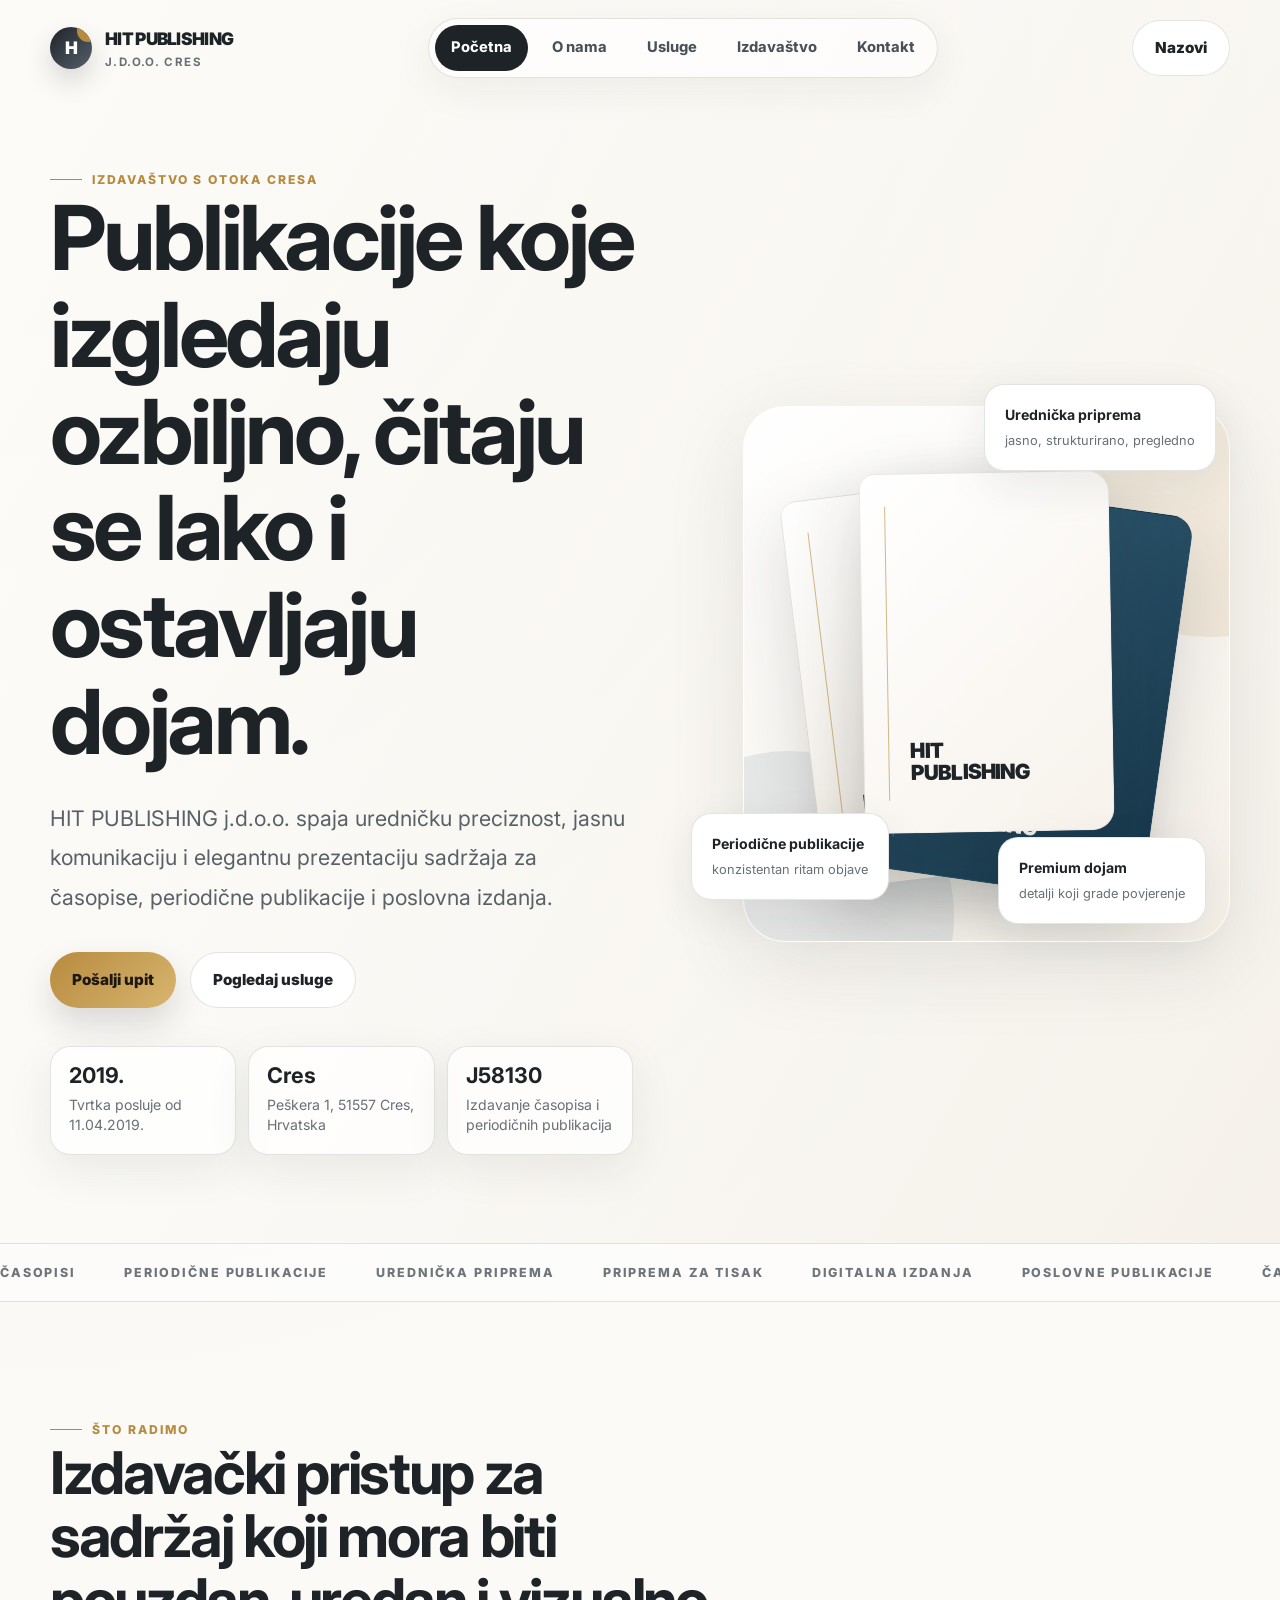
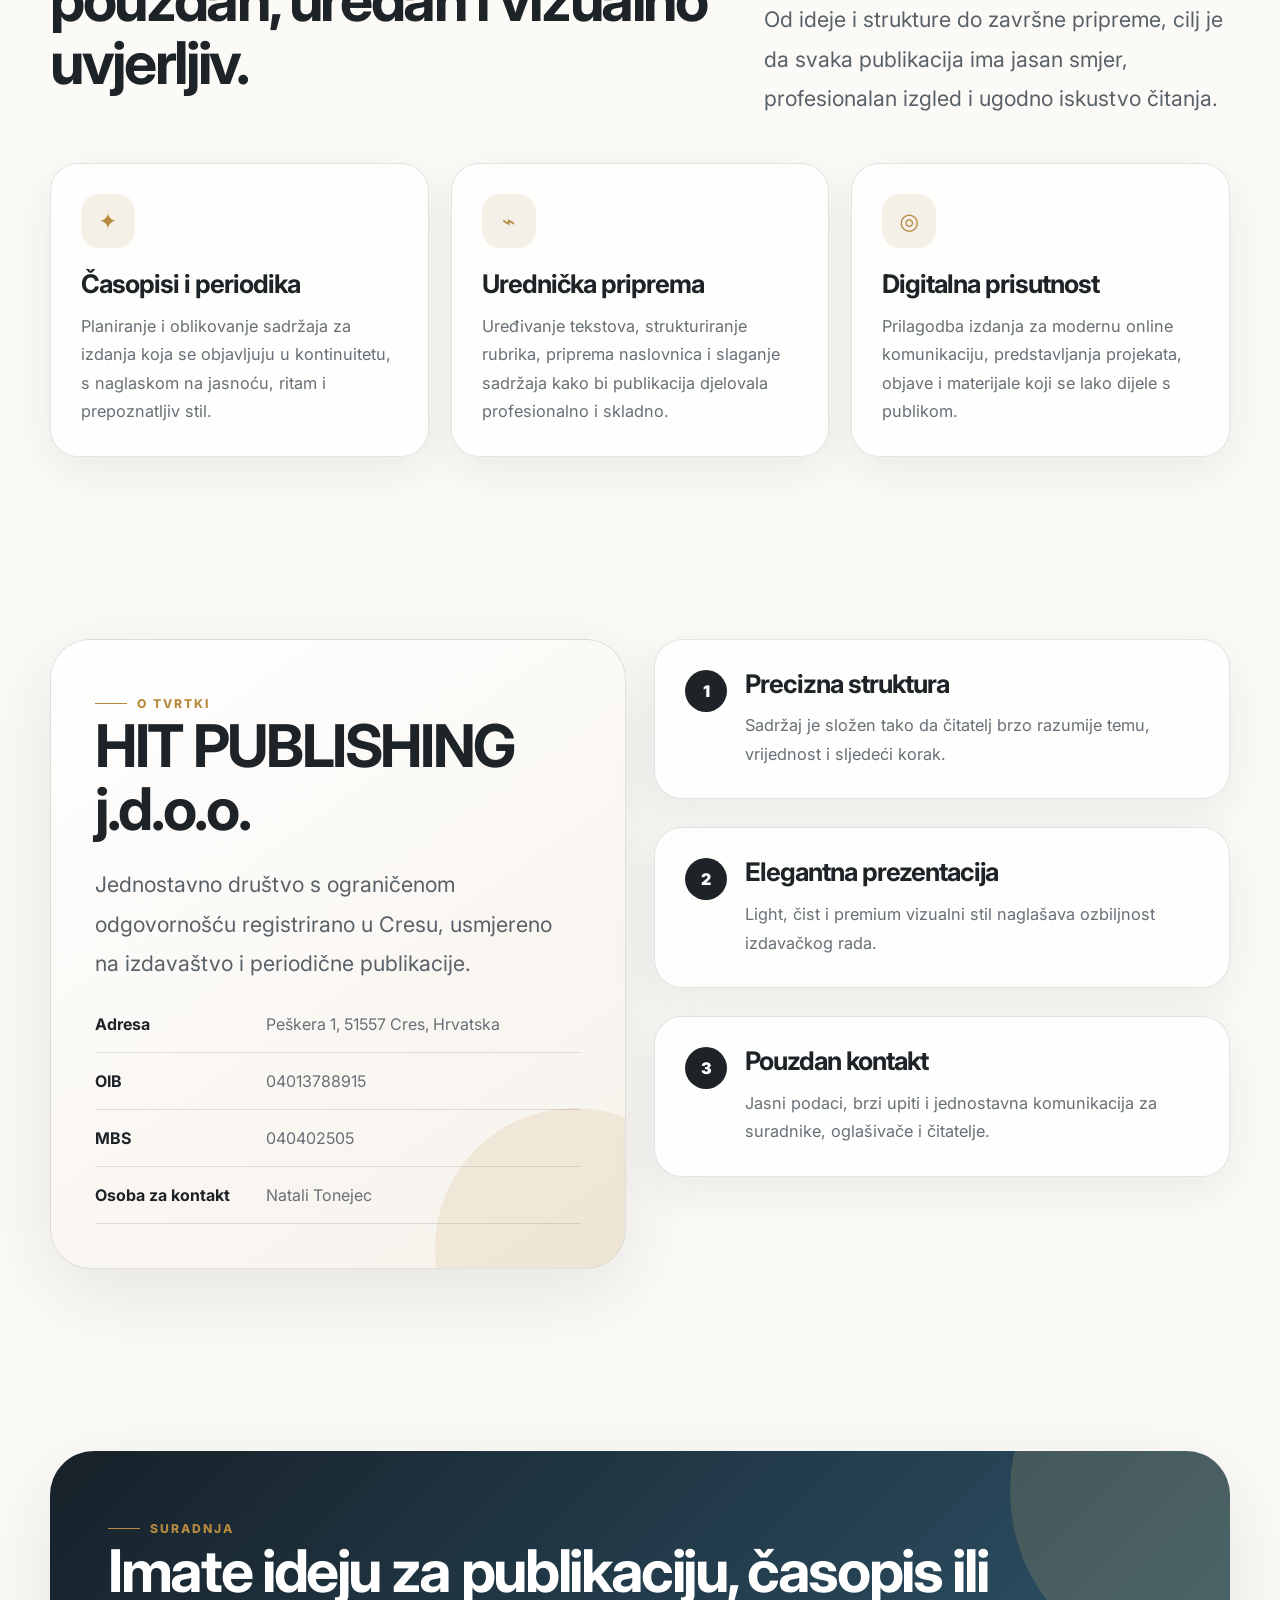
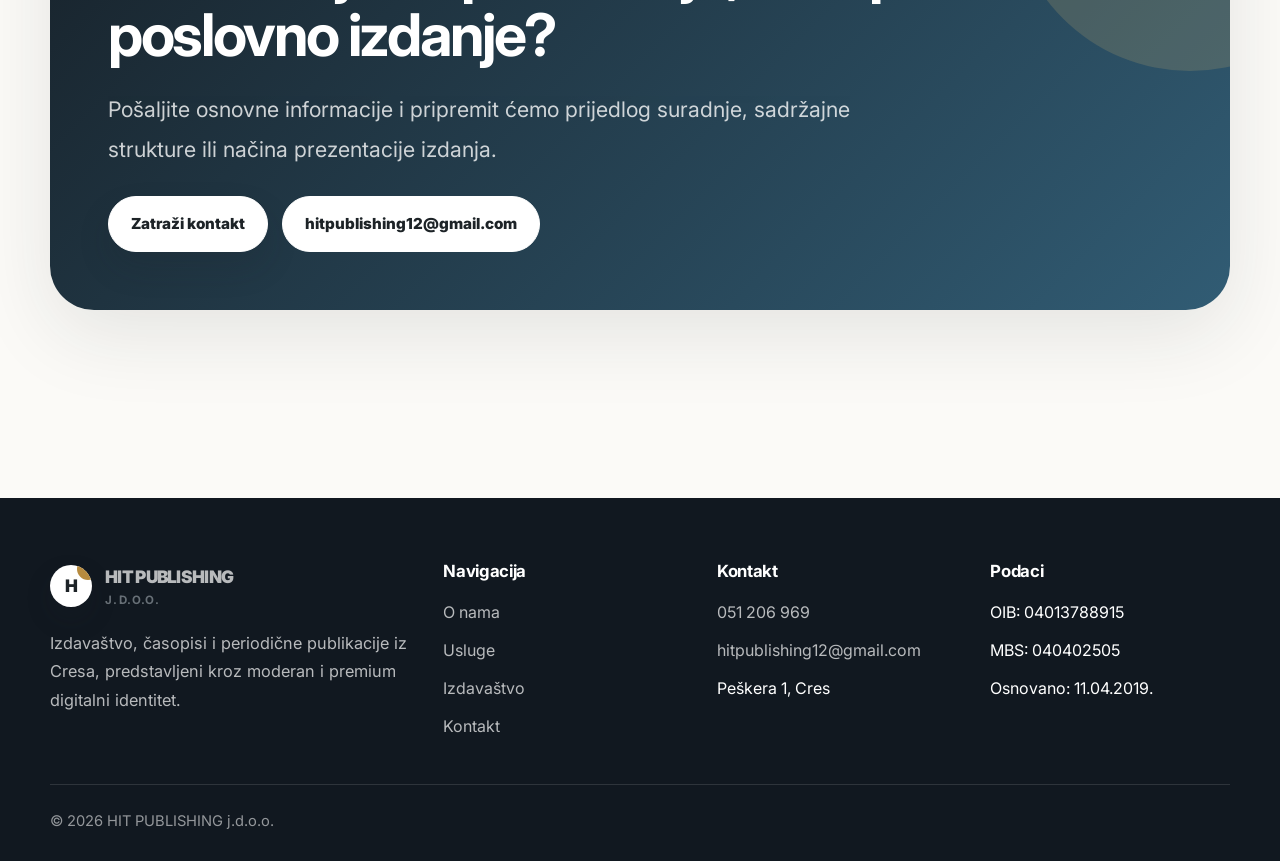
<file: index.html>
<!DOCTYPE html>
<html lang="hr">
<head>
  <meta charset="UTF-8" />
  <meta name="viewport" content="width=device-width, initial-scale=1.0" />
  <title>HIT PUBLISHING j.d.o.o. | Izdavaštvo i publikacije</title>
  <meta name="description" content="HIT PUBLISHING j.d.o.o. iz Cresa – moderno izdavaštvo, časopisi, periodične publikacije, urednička priprema i premium komunikacijska rješenja." />
  <meta name="keywords" content="HIT PUBLISHING, izdavaštvo Cres, časopisi, periodične publikacije, publikacije Hrvatska" />
  <meta property="og:title" content="HIT PUBLISHING j.d.o.o." />
  <meta property="og:description" content="Premium izdavaštvo i publikacije iz Cresa." />
  <meta property="og:type" content="website" />
  <link rel="preconnect" href="https://fonts.googleapis.com">
  <link rel="preconnect" href="https://fonts.gstatic.com" crossorigin>
  <link href="https://fonts.googleapis.com/css2?family=Inter:wght@400;500;650;750;850;900&display=swap" rel="stylesheet">
  <link rel="icon" href="favicon.svg" type="image/svg+xml" />
  <link rel="stylesheet" href="styles.css" />
</head>
<body>
  <header class="header">
    <nav class="nav" aria-label="Glavna navigacija">
      <a class="logo" href="index.html" aria-label="HIT PUBLISHING početna">
        <span class="logo-mark">H</span>
        <span>HIT PUBLISHING<small>j.d.o.o. Cres</small></span>
      </a>
      <div class="nav-links">
        <a class="active" href="index.html">Početna</a>
        <a href="o-nama.html">O nama</a>
        <a href="usluge.html">Usluge</a>
        <a href="izdavastvo.html">Izdavaštvo</a>
        <a href="kontakt.html">Kontakt</a>
      </div>
      <div class="nav-actions">
        <a class="btn light" href="tel:+38551206969">Nazovi</a>
        <button class="menu-toggle" aria-label="Otvori izbornik"><span></span></button>
      </div>
    </nav>
  </header>

  <main>
    <section class="hero">
      <div class="container">
        <div class="hero-copy reveal">
          <span class="eyebrow">Izdavaštvo s otoka Cresa</span>
          <h1>Publikacije koje izgledaju ozbiljno, čitaju se lako i ostavljaju dojam.</h1>
          <p class="lead">HIT PUBLISHING j.d.o.o. spaja uredničku preciznost, jasnu komunikaciju i elegantnu prezentaciju sadržaja za časopise, periodične publikacije i poslovna izdanja.</p>
          <div class="hero-buttons">
            <a class="btn gold" href="kontakt.html">Pošalji upit</a>
            <a class="btn light" href="usluge.html">Pogledaj usluge</a>
          </div>
          <div class="trust-row">
            <div class="trust-item">
              <strong>2019.</strong>
              <span>Tvrtka posluje od 11.04.2019.</span>
            </div>
            <div class="trust-item">
              <strong>Cres</strong>
              <span>Peškera 1, 51557 Cres, Hrvatska</span>
            </div>
            <div class="trust-item">
              <strong>J58130</strong>
              <span>Izdavanje časopisa i periodičnih publikacija</span>
            </div>
          </div>
        </div>

        <div class="hero-visual reveal delay-1" aria-hidden="true">
          <div class="visual-card">
            <div class="book-stack">
              <div class="book"></div>
              <div class="book"></div>
              <div class="book"></div>
            </div>
          </div>
          <div class="floating-note one"><b>Urednička priprema</b><span>jasno, strukturirano, pregledno</span></div>
          <div class="floating-note two"><b>Periodične publikacije</b><span>konzistentan ritam objave</span></div>
          <div class="floating-note three"><b>Premium dojam</b><span>detalji koji grade povjerenje</span></div>
        </div>
      </div>
    </section>

    <div class="marquee" aria-hidden="true">
      <div class="marquee-track">
        <span>Časopisi</span><span>Periodične publikacije</span><span>Urednička priprema</span><span>Priprema za tisak</span><span>Digitalna izdanja</span><span>Poslovne publikacije</span>
        <span>Časopisi</span><span>Periodične publikacije</span><span>Urednička priprema</span><span>Priprema za tisak</span><span>Digitalna izdanja</span><span>Poslovne publikacije</span>
      </div>
    </div>

    <section class="section">
      <div class="container">
        <div class="section-head reveal">
          <div>
            <span class="eyebrow">Što radimo</span>
            <h2>Izdavački pristup za sadržaj koji mora biti pouzdan, uredan i vizualno uvjerljiv.</h2>
          </div>
          <p class="lead">Od ideje i strukture do završne pripreme, cilj je da svaka publikacija ima jasan smjer, profesionalan izgled i ugodno iskustvo čitanja.</p>
        </div>
        <div class="grid-3">
          <article class="card reveal">
            <div class="card-icon">✦</div>
            <h3>Časopisi i periodika</h3>
            <p>Planiranje i oblikovanje sadržaja za izdanja koja se objavljuju u kontinuitetu, s naglaskom na jasnoću, ritam i prepoznatljiv stil.</p>
          </article>
          <article class="card reveal delay-1">
            <div class="card-icon">⌁</div>
            <h3>Urednička priprema</h3>
            <p>Uređivanje tekstova, strukturiranje rubrika, priprema naslovnica i slaganje sadržaja kako bi publikacija djelovala profesionalno i skladno.</p>
          </article>
          <article class="card reveal delay-2">
            <div class="card-icon">◎</div>
            <h3>Digitalna prisutnost</h3>
            <p>Prilagodba izdanja za modernu online komunikaciju, predstavljanja projekata, objave i materijale koji se lako dijele s publikom.</p>
          </article>
        </div>
      </div>
    </section>

    <section class="section tight">
      <div class="container grid-2">
        <div class="split-card reveal">
          <span class="eyebrow">O tvrtki</span>
          <h2>HIT PUBLISHING j.d.o.o.</h2>
          <p class="lead">Jednostavno društvo s ograničenom odgovornošću registrirano u Cresu, usmjereno na izdavaštvo i periodične publikacije.</p>
          <div class="info-list">
            <div class="info-row"><b>Adresa</b><span>Peškera 1, 51557 Cres, Hrvatska</span></div>
            <div class="info-row"><b>OIB</b><span>04013788915</span></div>
            <div class="info-row"><b>MBS</b><span>040402505</span></div>
            <div class="info-row"><b>Osoba za kontakt</b><span>Natali Tonejec</span></div>
          </div>
        </div>
        <div class="reveal delay-1">
          <div class="feature card">
            <span class="num">1</span>
            <div>
              <h3>Precizna struktura</h3>
              <p>Sadržaj je složen tako da čitatelj brzo razumije temu, vrijednost i sljedeći korak.</p>
            </div>
          </div>
          <br>
          <div class="feature card">
            <span class="num">2</span>
            <div>
              <h3>Elegantna prezentacija</h3>
              <p>Light, čist i premium vizualni stil naglašava ozbiljnost izdavačkog rada.</p>
            </div>
          </div>
          <br>
          <div class="feature card">
            <span class="num">3</span>
            <div>
              <h3>Pouzdan kontakt</h3>
              <p>Jasni podaci, brzi upiti i jednostavna komunikacija za suradnike, oglašivače i čitatelje.</p>
            </div>
          </div>
        </div>
      </div>
    </section>

    <section class="section">
      <div class="container">
        <div class="cta-band reveal">
          <span class="eyebrow">Suradnja</span>
          <h2>Imate ideju za publikaciju, časopis ili poslovno izdanje?</h2>
          <p class="lead">Pošaljite osnovne informacije i pripremit ćemo prijedlog suradnje, sadržajne strukture ili načina prezentacije izdanja.</p>
          <div class="cta-actions">
            <a class="btn" href="kontakt.html">Zatraži kontakt</a>
            <a class="btn light" href="mailto:hitpublishing12@gmail.com">hitpublishing12@gmail.com</a>
          </div>
        </div>
      </div>
    </section>
  </main>

  <footer class="footer">
    <div class="container">
      <div class="footer-top">
        <div>
          <a class="logo" href="index.html"><span class="logo-mark">H</span><span>HIT PUBLISHING<small>j.d.o.o.</small></span></a>
          <p style="margin-top:18px;max-width:420px">Izdavaštvo, časopisi i periodične publikacije iz Cresa, predstavljeni kroz moderan i premium digitalni identitet.</p>
        </div>
        <div>
          <h3>Navigacija</h3>
          <div class="footer-links">
            <a href="o-nama.html">O nama</a><a href="usluge.html">Usluge</a><a href="izdavastvo.html">Izdavaštvo</a><a href="kontakt.html">Kontakt</a>
          </div>
        </div>
        <div>
          <h3>Kontakt</h3>
          <div class="footer-links">
            <a href="tel:+38551206969">051 206 969</a>
            <a href="mailto:hitpublishing12@gmail.com">hitpublishing12@gmail.com</a>
            <span>Peškera 1, Cres</span>
          </div>
        </div>
        <div>
          <h3>Podaci</h3>
          <div class="footer-links"><span>OIB: 04013788915</span><span>MBS: 040402505</span><span>Osnovano: 11.04.2019.</span></div>
        </div>
      </div>
      <div class="footer-bottom"><span>© 2026 HIT PUBLISHING j.d.o.o.</span></div>
    </div>
  </footer>

  <script src="script.js"></script>
</body>
</html>
</file>
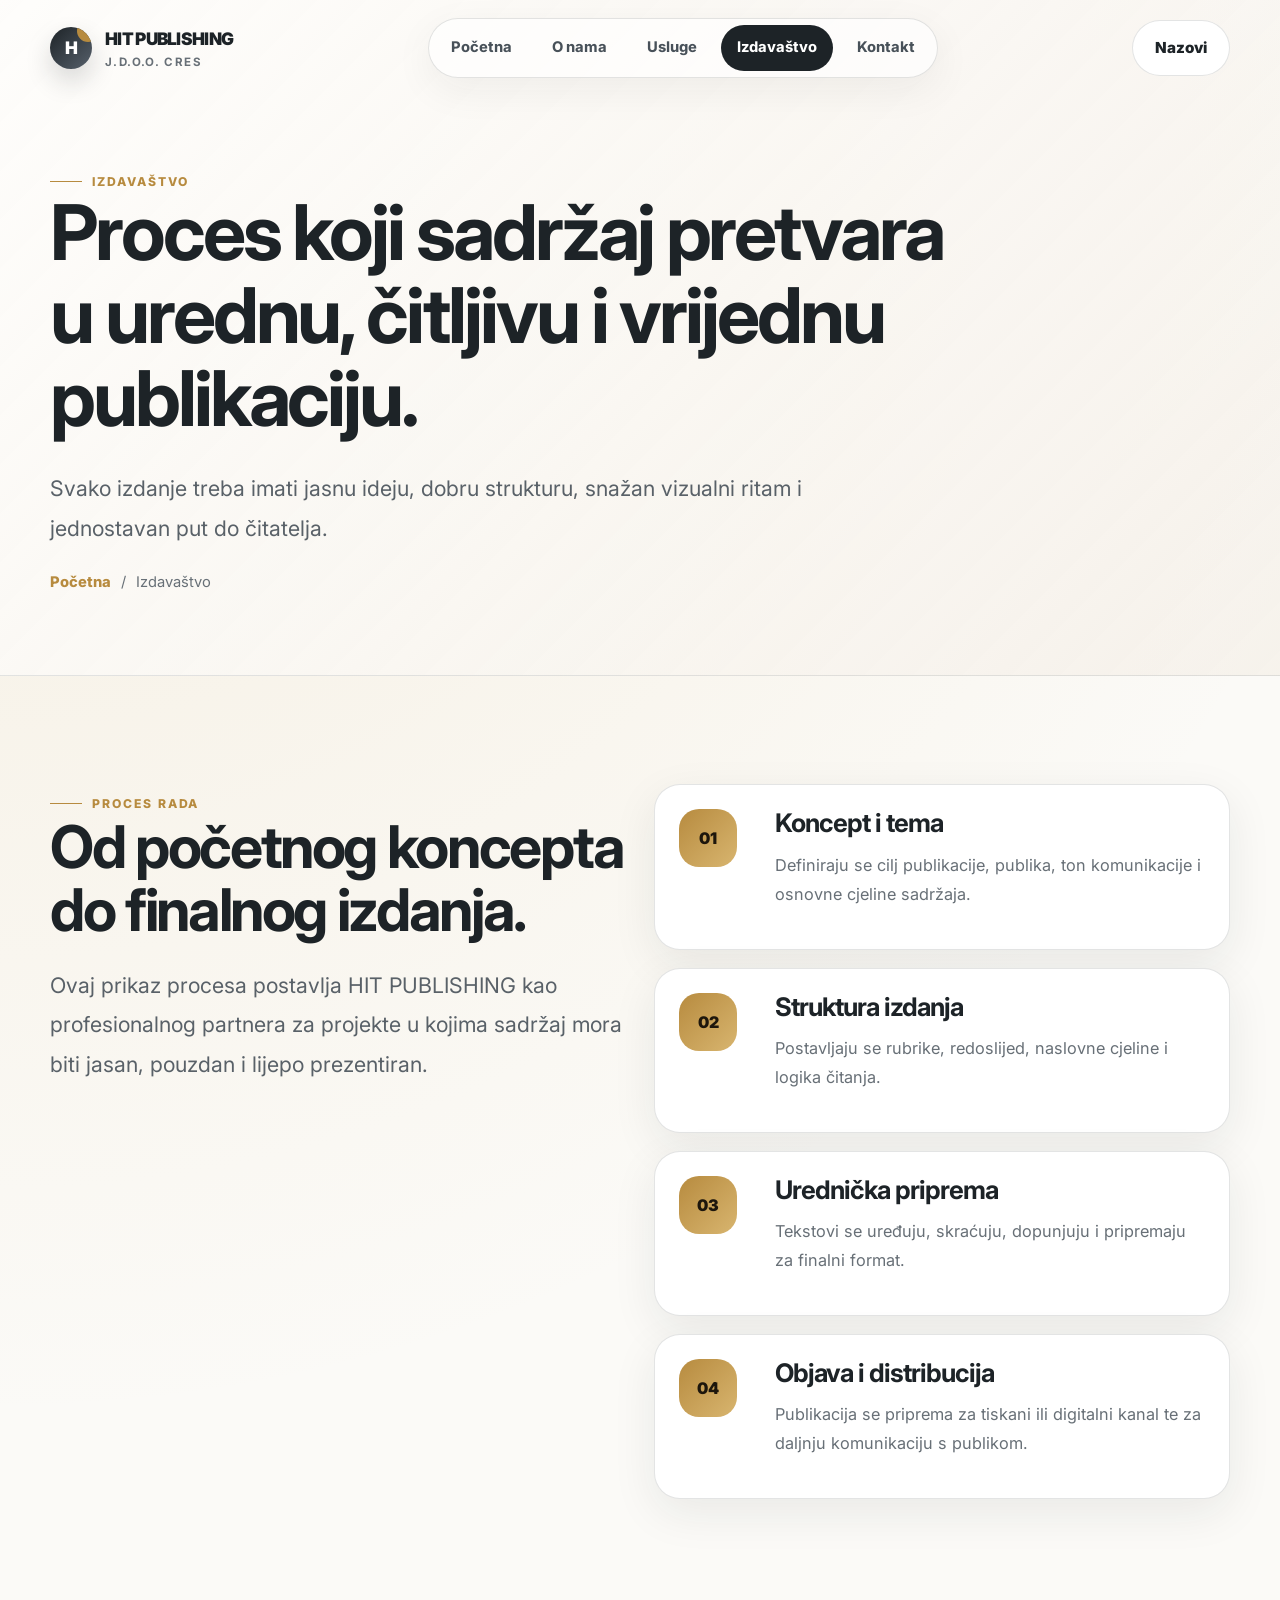
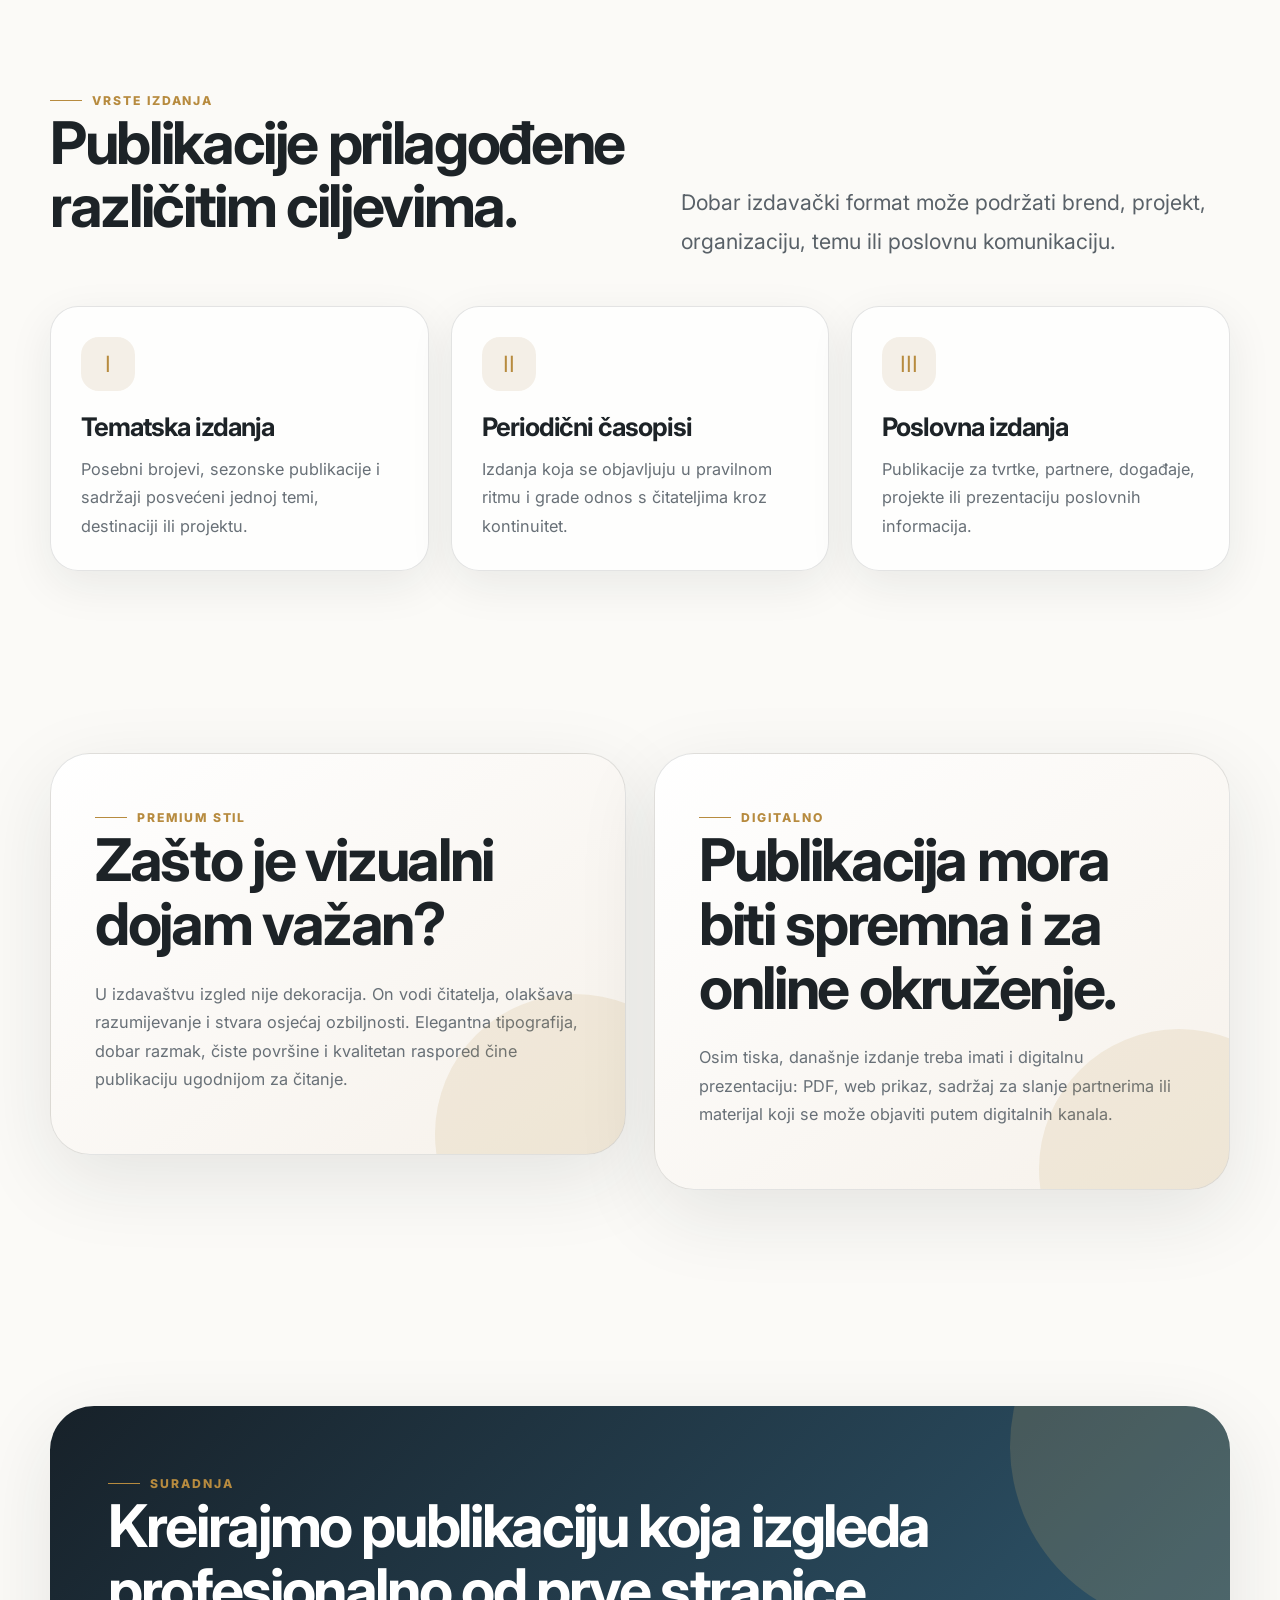
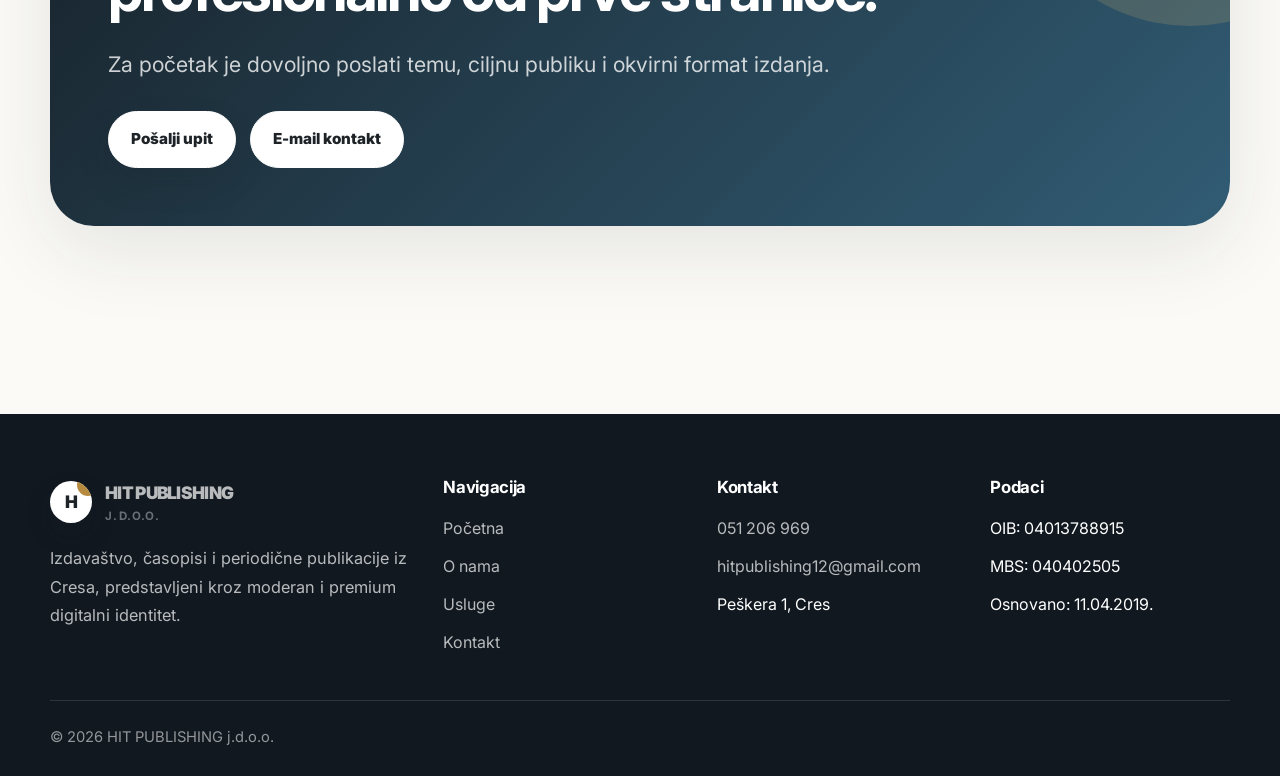
<file: izdavastvo.html>
<!DOCTYPE html>
<html lang="hr">
<head>
  <meta charset="UTF-8" />
  <meta name="viewport" content="width=device-width, initial-scale=1.0" />
  <title>Izdavaštvo | HIT PUBLISHING j.d.o.o.</title>
  <meta name="description" content="Izdavački proces HIT PUBLISHING j.d.o.o. – koncept, struktura, urednička priprema, dizajn i objava publikacija." />
  <link rel="preconnect" href="https://fonts.googleapis.com"><link rel="preconnect" href="https://fonts.gstatic.com" crossorigin><link href="https://fonts.googleapis.com/css2?family=Inter:wght@400;500;650;750;850;900&display=swap" rel="stylesheet">
  <link rel="icon" href="favicon.svg" type="image/svg+xml" />
  <link rel="stylesheet" href="styles.css" />
</head>
<body>
  <header class="header"><nav class="nav"><a class="logo" href="index.html"><span class="logo-mark">H</span><span>HIT PUBLISHING<small>j.d.o.o. Cres</small></span></a><div class="nav-links"><a href="index.html">Početna</a><a href="o-nama.html">O nama</a><a href="usluge.html">Usluge</a><a class="active" href="izdavastvo.html">Izdavaštvo</a><a href="kontakt.html">Kontakt</a></div><div class="nav-actions"><a class="btn light" href="tel:+38551206969">Nazovi</a><button class="menu-toggle" aria-label="Otvori izbornik"><span></span></button></div></nav></header>

  <main>
    <section class="page-hero"><div class="container reveal"><span class="eyebrow">Izdavaštvo</span><h1>Proces koji sadržaj pretvara u urednu, čitljivu i vrijednu publikaciju.</h1><p class="lead">Svako izdanje treba imati jasnu ideju, dobru strukturu, snažan vizualni ritam i jednostavan put do čitatelja.</p><div class="breadcrumbs"><a href="index.html">Početna</a><span>/</span><span>Izdavaštvo</span></div></div></section>

    <section class="section">
      <div class="container grid-2">
        <div class="reveal">
          <span class="eyebrow">Proces rada</span>
          <h2>Od početnog koncepta do finalnog izdanja.</h2>
          <p class="lead">Ovaj prikaz procesa postavlja HIT PUBLISHING kao profesionalnog partnera za projekte u kojima sadržaj mora biti jasan, pouzdan i lijepo prezentiran.</p>
        </div>
        <div class="process reveal delay-1">
          <div class="process-item"><div><h3>Koncept i tema</h3><p>Definiraju se cilj publikacije, publika, ton komunikacije i osnovne cjeline sadržaja.</p></div></div>
          <div class="process-item"><div><h3>Struktura izdanja</h3><p>Postavljaju se rubrike, redoslijed, naslovne cjeline i logika čitanja.</p></div></div>
          <div class="process-item"><div><h3>Urednička priprema</h3><p>Tekstovi se uređuju, skraćuju, dopunjuju i pripremaju za finalni format.</p></div></div>
          <div class="process-item"><div><h3>Objava i distribucija</h3><p>Publikacija se priprema za tiskani ili digitalni kanal te za daljnju komunikaciju s publikom.</p></div></div>
        </div>
      </div>
    </section>

    <section class="section tight">
      <div class="container">
        <div class="section-head reveal"><div><span class="eyebrow">Vrste izdanja</span><h2>Publikacije prilagođene različitim ciljevima.</h2></div><p class="lead">Dobar izdavački format može podržati brend, projekt, organizaciju, temu ili poslovnu komunikaciju.</p></div>
        <div class="grid-3">
          <article class="card reveal"><div class="card-icon">I</div><h3>Tematska izdanja</h3><p>Posebni brojevi, sezonske publikacije i sadržaji posvećeni jednoj temi, destinaciji ili projektu.</p></article>
          <article class="card reveal delay-1"><div class="card-icon">II</div><h3>Periodični časopisi</h3><p>Izdanja koja se objavljuju u pravilnom ritmu i grade odnos s čitateljima kroz kontinuitet.</p></article>
          <article class="card reveal delay-2"><div class="card-icon">III</div><h3>Poslovna izdanja</h3><p>Publikacije za tvrtke, partnere, događaje, projekte ili prezentaciju poslovnih informacija.</p></article>
        </div>
      </div>
    </section>

    <section class="section">
      <div class="container grid-2">
        <div class="split-card reveal">
          <span class="eyebrow">Premium stil</span>
          <h2>Zašto je vizualni dojam važan?</h2>
          <p>U izdavaštvu izgled nije dekoracija. On vodi čitatelja, olakšava razumijevanje i stvara osjećaj ozbiljnosti. Elegantna tipografija, dobar razmak, čiste površine i kvalitetan raspored čine publikaciju ugodnijom za čitanje.</p>
        </div>
        <div class="split-card reveal delay-1">
          <span class="eyebrow">Digitalno</span>
          <h2>Publikacija mora biti spremna i za online okruženje.</h2>
          <p>Osim tiska, današnje izdanje treba imati i digitalnu prezentaciju: PDF, web prikaz, sadržaj za slanje partnerima ili materijal koji se može objaviti putem digitalnih kanala.</p>
        </div>
      </div>
    </section>

    <section class="section"><div class="container"><div class="cta-band reveal"><span class="eyebrow">Suradnja</span><h2>Kreirajmo publikaciju koja izgleda profesionalno od prve stranice.</h2><p class="lead">Za početak je dovoljno poslati temu, ciljnu publiku i okvirni format izdanja.</p><div class="cta-actions"><a class="btn" href="kontakt.html">Pošalji upit</a><a class="btn light" href="mailto:hitpublishing12@gmail.com">E-mail kontakt</a></div></div></div></section>
  </main>

  <footer class="footer"><div class="container"><div class="footer-top"><div><a class="logo" href="index.html"><span class="logo-mark">H</span><span>HIT PUBLISHING<small>j.d.o.o.</small></span></a><p style="margin-top:18px;max-width:420px">Izdavaštvo, časopisi i periodične publikacije iz Cresa, predstavljeni kroz moderan i premium digitalni identitet.</p></div><div><h3>Navigacija</h3><div class="footer-links"><a href="index.html">Početna</a><a href="o-nama.html">O nama</a><a href="usluge.html">Usluge</a><a href="kontakt.html">Kontakt</a></div></div><div><h3>Kontakt</h3><div class="footer-links"><a href="tel:+38551206969">051 206 969</a><a href="mailto:hitpublishing12@gmail.com">hitpublishing12@gmail.com</a><span>Peškera 1, Cres</span></div></div><div><h3>Podaci</h3><div class="footer-links"><span>OIB: 04013788915</span><span>MBS: 040402505</span><span>Osnovano: 11.04.2019.</span></div></div></div><div class="footer-bottom"><span>© 2026 HIT PUBLISHING j.d.o.o.</span></div></div></footer>
  <script src="script.js"></script>
</body>
</html>
</file>
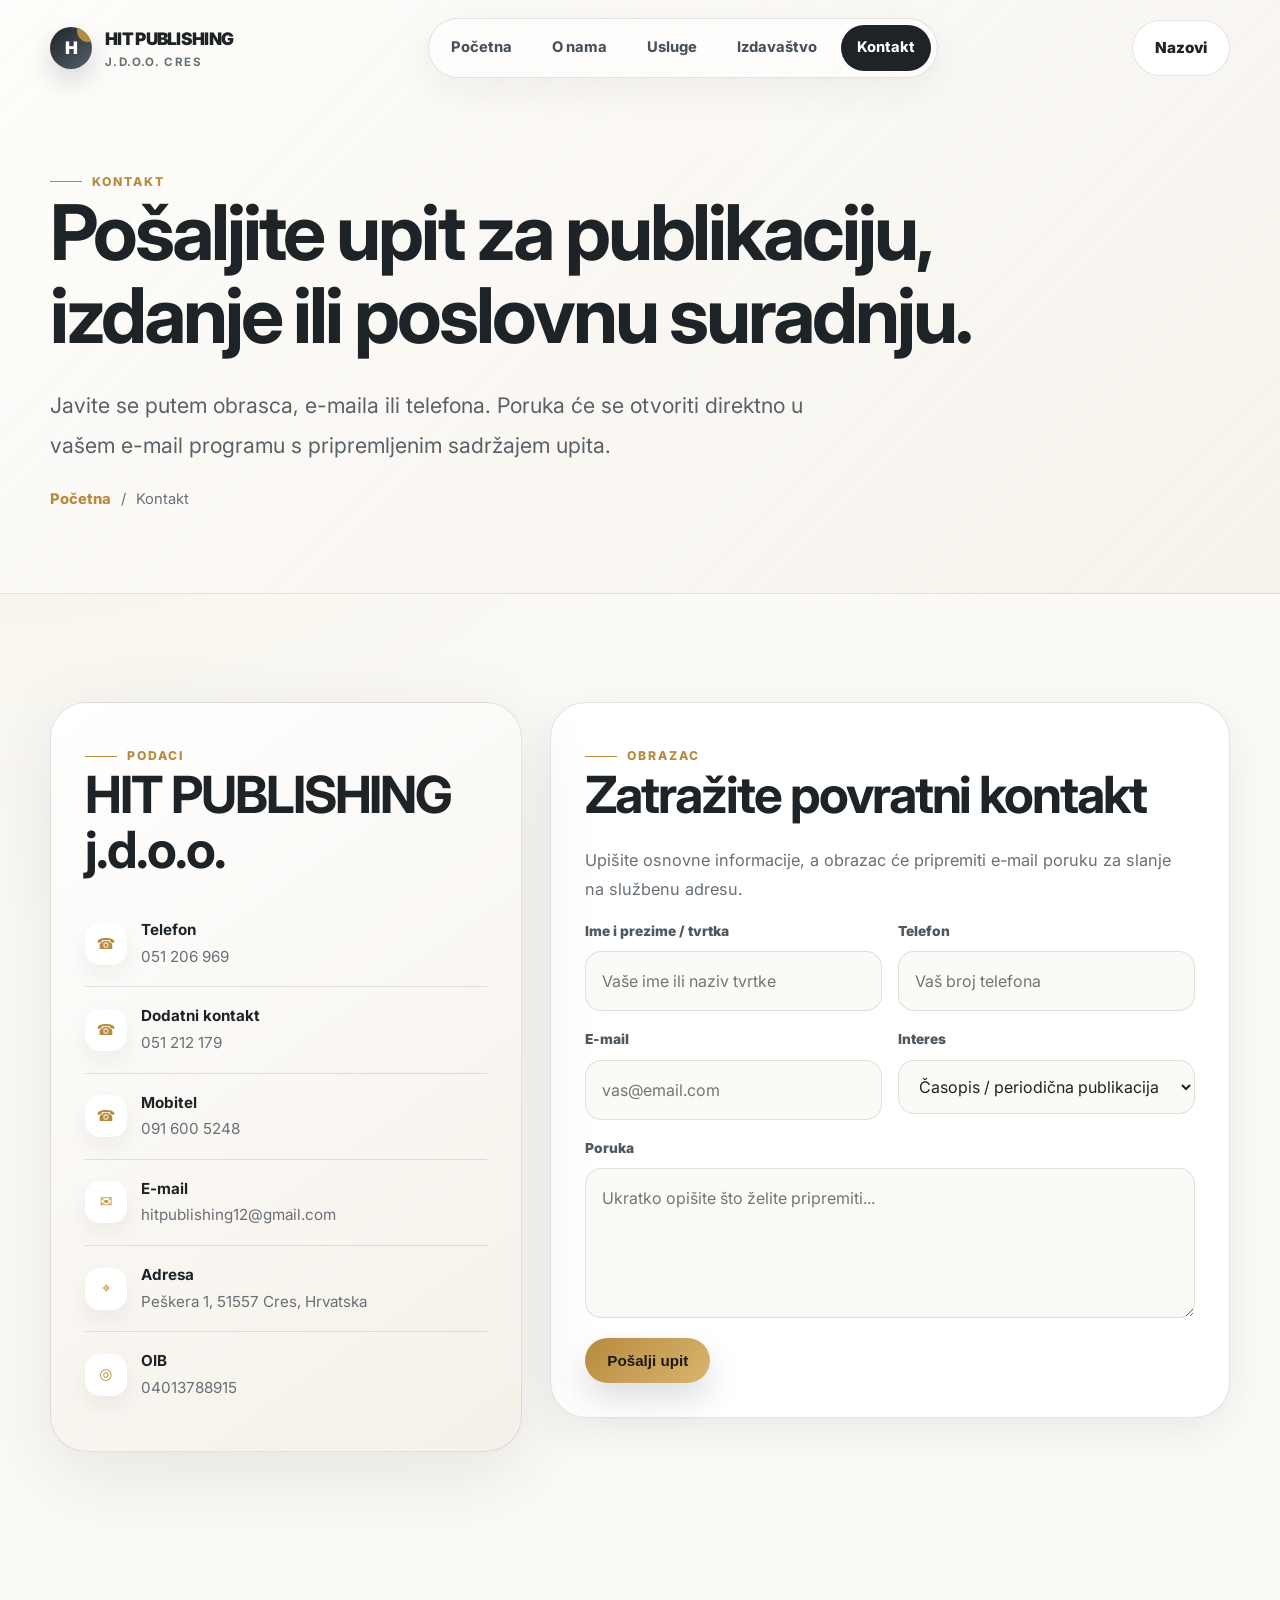
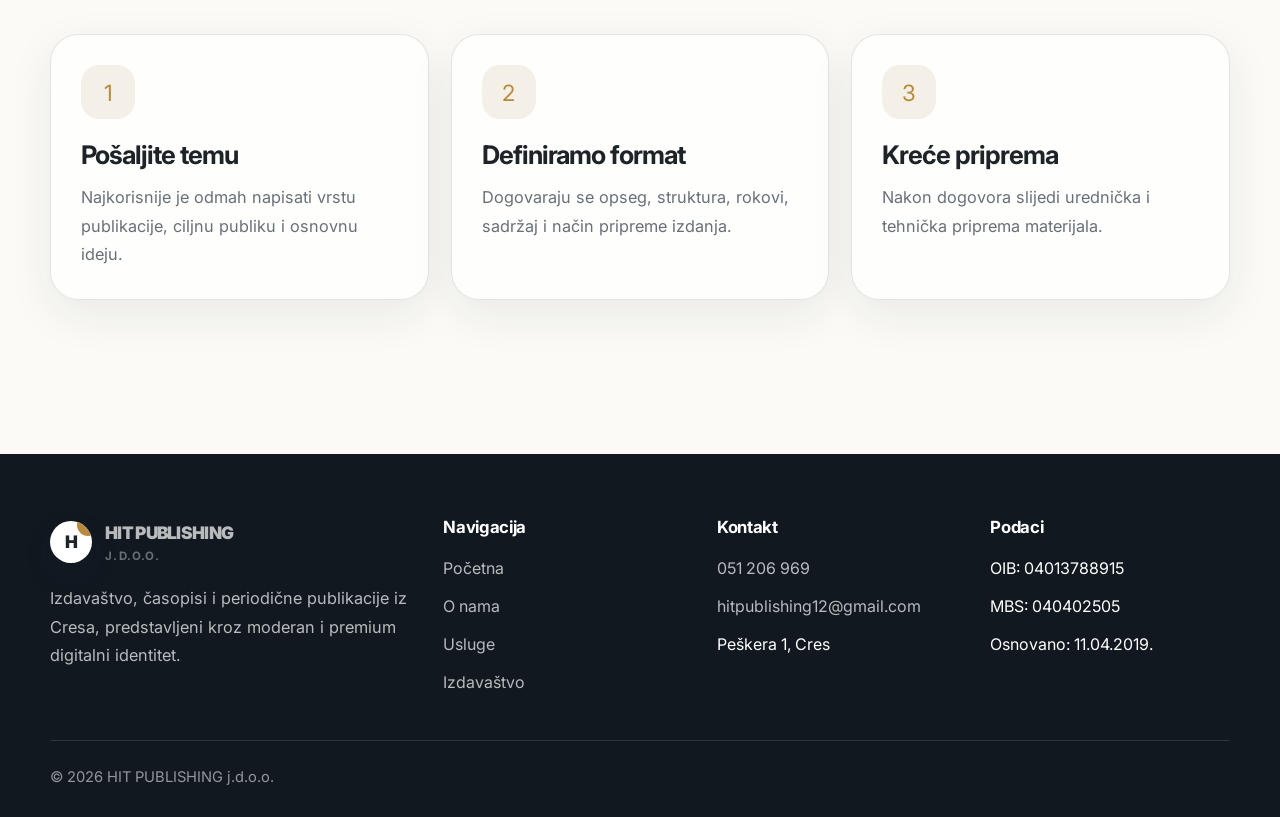
<file: kontakt.html>
<!DOCTYPE html>
<html lang="hr">
<head>
  <meta charset="UTF-8" />
  <meta name="viewport" content="width=device-width, initial-scale=1.0" />
  <title>Kontakt | HIT PUBLISHING j.d.o.o.</title>
  <meta name="description" content="Kontaktirajte HIT PUBLISHING j.d.o.o. iz Cresa – telefon, e-mail, adresa i obrazac za upit." />
  <link rel="preconnect" href="https://fonts.googleapis.com"><link rel="preconnect" href="https://fonts.gstatic.com" crossorigin><link href="https://fonts.googleapis.com/css2?family=Inter:wght@400;500;650;750;850;900&display=swap" rel="stylesheet">
  <link rel="icon" href="favicon.svg" type="image/svg+xml" />
  <link rel="stylesheet" href="styles.css" />
</head>
<body>
  <header class="header"><nav class="nav"><a class="logo" href="index.html"><span class="logo-mark">H</span><span>HIT PUBLISHING<small>j.d.o.o. Cres</small></span></a><div class="nav-links"><a href="index.html">Početna</a><a href="o-nama.html">O nama</a><a href="usluge.html">Usluge</a><a href="izdavastvo.html">Izdavaštvo</a><a class="active" href="kontakt.html">Kontakt</a></div><div class="nav-actions"><a class="btn light" href="tel:+38551206969">Nazovi</a><button class="menu-toggle" aria-label="Otvori izbornik"><span></span></button></div></nav></header>

  <main>
    <section class="page-hero"><div class="container reveal"><span class="eyebrow">Kontakt</span><h1>Pošaljite upit za publikaciju, izdanje ili poslovnu suradnju.</h1><p class="lead">Javite se putem obrasca, e-maila ili telefona. Poruka će se otvoriti direktno u vašem e-mail programu s pripremljenim sadržajem upita.</p><div class="breadcrumbs"><a href="index.html">Početna</a><span>/</span><span>Kontakt</span></div></div></section>

    <section class="section">
      <div class="container contact-wrap">
        <aside class="contact-card reveal">
          <span class="eyebrow">Podaci</span>
          <h2 style="font-size:clamp(2rem,4vw,3.2rem)">HIT PUBLISHING j.d.o.o.</h2>
          <a class="contact-link" href="tel:+38551206969"><span class="contact-ico">☎</span><span><b>Telefon</b>051 206 969</span></a>
          <a class="contact-link" href="tel:+38551212179"><span class="contact-ico">☎</span><span><b>Dodatni kontakt</b>051 212 179</span></a>
          <a class="contact-link" href="tel:+385916005248"><span class="contact-ico">☎</span><span><b>Mobitel</b>091 600 5248</span></a>
          <a class="contact-link" href="mailto:hitpublishing12@gmail.com"><span class="contact-ico">✉</span><span><b>E-mail</b>hitpublishing12@gmail.com</span></a>
          <div class="contact-link"><span class="contact-ico">⌖</span><span><b>Adresa</b>Peškera 1, 51557 Cres, Hrvatska</span></div>
          <div class="contact-link"><span class="contact-ico">◎</span><span><b>OIB</b>04013788915</span></div>
        </aside>

        <div class="form reveal delay-1">
          <span class="eyebrow">Obrazac</span>
          <h2 style="font-size:clamp(2rem,4vw,3.2rem)">Zatražite povratni kontakt</h2>
          <p>Upišite osnovne informacije, a obrazac će pripremiti e-mail poruku za slanje na službenu adresu.</p>
          <form data-mail-form>
            <div class="form-grid">
              <div class="field"><label for="name">Ime i prezime / tvrtka</label><input id="name" name="name" type="text" placeholder="Vaše ime ili naziv tvrtke" required></div>
              <div class="field"><label for="phone">Telefon</label><input id="phone" name="phone" type="tel" placeholder="Vaš broj telefona"></div>
              <div class="field"><label for="email">E-mail</label><input id="email" name="email" type="email" placeholder="vas@email.com"></div>
              <div class="field"><label for="service">Interes</label><select id="service" name="service"><option>Časopis / periodična publikacija</option><option>Urednička priprema</option><option>Priprema za tisak</option><option>Digitalno izdanje</option><option>Poslovna suradnja</option></select></div>
              <div class="field full"><label for="message">Poruka</label><textarea id="message" name="message" placeholder="Ukratko opišite što želite pripremiti..."></textarea></div>
            </div>
            <button class="btn gold" type="submit" style="margin-top:20px">Pošalji upit</button>

          </form>
        </div>
      </div>
    </section>

    <section class="section tight">
      <div class="container grid-3">
        <article class="card reveal"><div class="card-icon">1</div><h3>Pošaljite temu</h3><p>Najkorisnije je odmah napisati vrstu publikacije, ciljnu publiku i osnovnu ideju.</p></article>
        <article class="card reveal delay-1"><div class="card-icon">2</div><h3>Definiramo format</h3><p>Dogovaraju se opseg, struktura, rokovi, sadržaj i način pripreme izdanja.</p></article>
        <article class="card reveal delay-2"><div class="card-icon">3</div><h3>Kreće priprema</h3><p>Nakon dogovora slijedi urednička i tehnička priprema materijala.</p></article>
      </div>
    </section>
  </main>

  <footer class="footer"><div class="container"><div class="footer-top"><div><a class="logo" href="index.html"><span class="logo-mark">H</span><span>HIT PUBLISHING<small>j.d.o.o.</small></span></a><p style="margin-top:18px;max-width:420px">Izdavaštvo, časopisi i periodične publikacije iz Cresa, predstavljeni kroz moderan i premium digitalni identitet.</p></div><div><h3>Navigacija</h3><div class="footer-links"><a href="index.html">Početna</a><a href="o-nama.html">O nama</a><a href="usluge.html">Usluge</a><a href="izdavastvo.html">Izdavaštvo</a></div></div><div><h3>Kontakt</h3><div class="footer-links"><a href="tel:+38551206969">051 206 969</a><a href="mailto:hitpublishing12@gmail.com">hitpublishing12@gmail.com</a><span>Peškera 1, Cres</span></div></div><div><h3>Podaci</h3><div class="footer-links"><span>OIB: 04013788915</span><span>MBS: 040402505</span><span>Osnovano: 11.04.2019.</span></div></div></div><div class="footer-bottom"><span>© 2026 HIT PUBLISHING j.d.o.o.</span></div></div></footer>
  <script src="script.js"></script>
</body>
</html>
</file>
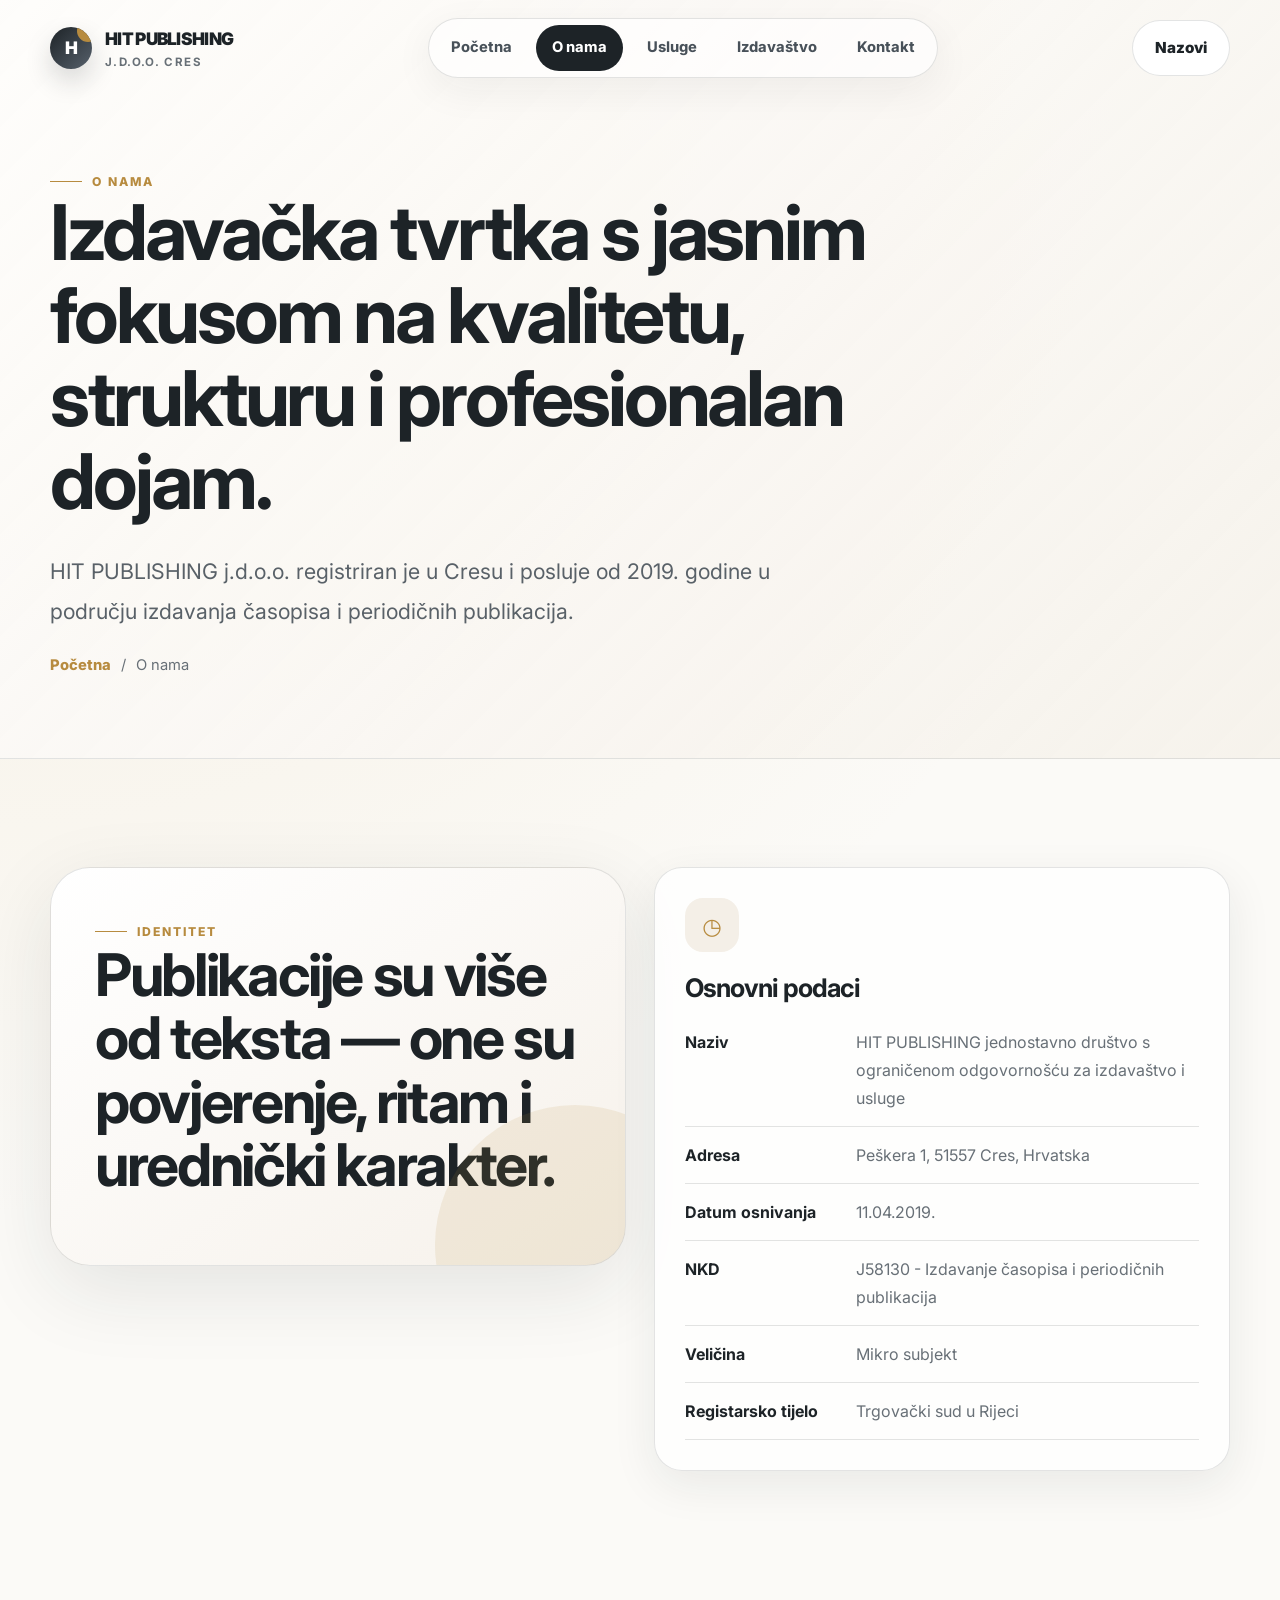
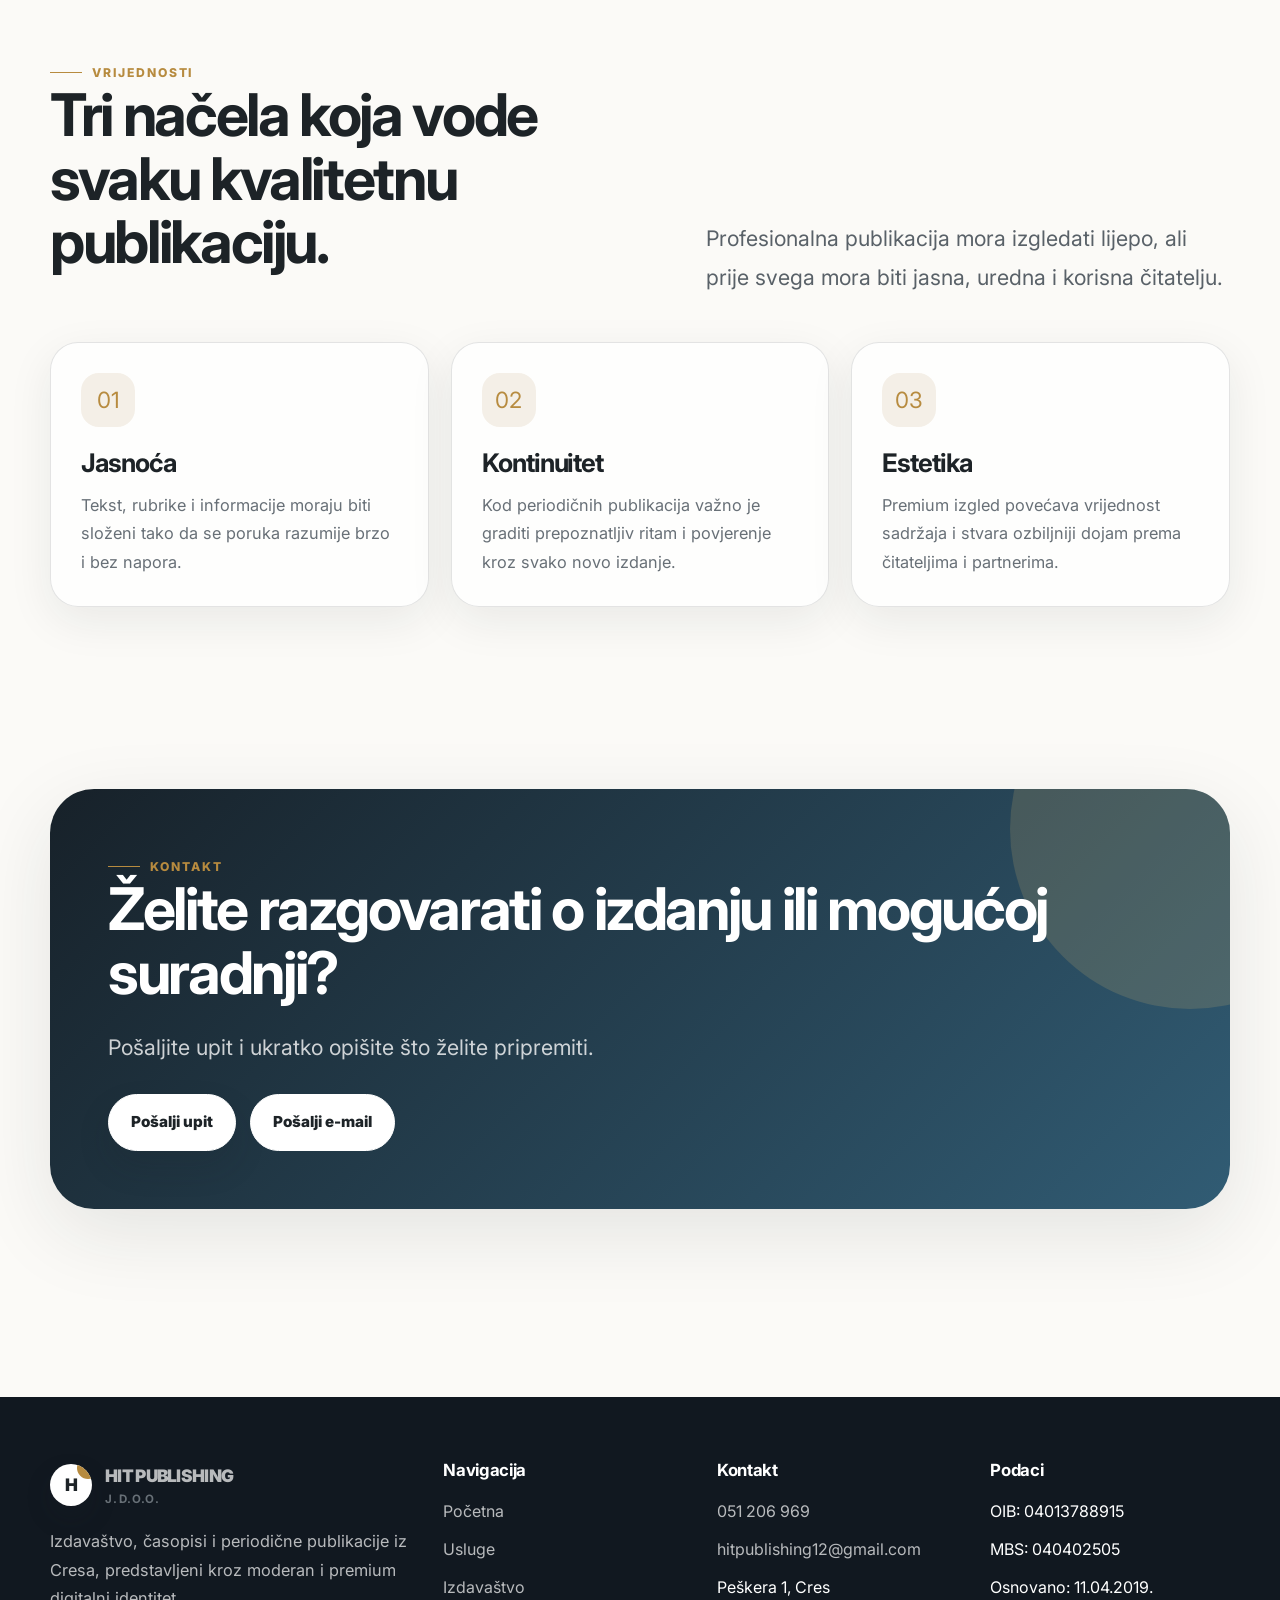
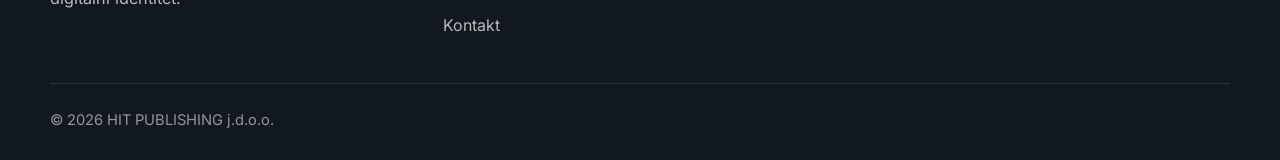
<file: o-nama.html>
<!DOCTYPE html>
<html lang="hr">
<head>
  <meta charset="UTF-8" />
  <meta name="viewport" content="width=device-width, initial-scale=1.0" />
  <title>O nama | HIT PUBLISHING j.d.o.o.</title>
  <meta name="description" content="Upoznajte HIT PUBLISHING j.d.o.o. iz Cresa – tvrtku registriranu za izdavanje časopisa i periodičnih publikacija." />
  <link rel="preconnect" href="https://fonts.googleapis.com"><link rel="preconnect" href="https://fonts.gstatic.com" crossorigin><link href="https://fonts.googleapis.com/css2?family=Inter:wght@400;500;650;750;850;900&display=swap" rel="stylesheet">
  <link rel="icon" href="favicon.svg" type="image/svg+xml" />
  <link rel="stylesheet" href="styles.css" />
</head>
<body>
  <header class="header"><nav class="nav" aria-label="Glavna navigacija"><a class="logo" href="index.html"><span class="logo-mark">H</span><span>HIT PUBLISHING<small>j.d.o.o. Cres</small></span></a><div class="nav-links"><a href="index.html">Početna</a><a class="active" href="o-nama.html">O nama</a><a href="usluge.html">Usluge</a><a href="izdavastvo.html">Izdavaštvo</a><a href="kontakt.html">Kontakt</a></div><div class="nav-actions"><a class="btn light" href="tel:+38551206969">Nazovi</a><button class="menu-toggle" aria-label="Otvori izbornik"><span></span></button></div></nav></header>

  <main>
    <section class="page-hero">
      <div class="container reveal">
        <span class="eyebrow">O nama</span>
        <h1>Izdavačka tvrtka s jasnim fokusom na kvalitetu, strukturu i profesionalan dojam.</h1>
        <p class="lead">HIT PUBLISHING j.d.o.o. registriran je u Cresu i posluje od 2019. godine u području izdavanja časopisa i periodičnih publikacija.</p>
        <div class="breadcrumbs"><a href="index.html">Početna</a><span>/</span><span>O nama</span></div>
      </div>
    </section>

    <section class="section">
      <div class="container grid-2">
        <div class="split-card reveal">
          <span class="eyebrow">Identitet</span>
          <h2>Publikacije su više od teksta — one su povjerenje, ritam i urednički karakter.</h2>

        </div>
        <div class="card reveal delay-1">
          <div class="card-icon">◷</div>
          <h3>Osnovni podaci</h3>
          <div class="info-list">
            <div class="info-row"><b>Naziv</b><span>HIT PUBLISHING jednostavno društvo s ograničenom odgovornošću za izdavaštvo i usluge</span></div>
            <div class="info-row"><b>Adresa</b><span>Peškera 1, 51557 Cres, Hrvatska</span></div>
            <div class="info-row"><b>Datum osnivanja</b><span>11.04.2019.</span></div>
            <div class="info-row"><b>NKD</b><span>J58130 - Izdavanje časopisa i periodičnih publikacija</span></div>
            <div class="info-row"><b>Veličina</b><span>Mikro subjekt</span></div>
            <div class="info-row"><b>Registarsko tijelo</b><span>Trgovački sud u Rijeci</span></div>
          </div>
        </div>
      </div>
    </section>

    <section class="section tight">
      <div class="container">
        <div class="section-head reveal">
          <div><span class="eyebrow">Vrijednosti</span><h2>Tri načela koja vode svaku kvalitetnu publikaciju.</h2></div>
          <p class="lead">Profesionalna publikacija mora izgledati lijepo, ali prije svega mora biti jasna, uredna i korisna čitatelju.</p>
        </div>
        <div class="grid-3">
          <article class="card reveal"><div class="card-icon">01</div><h3>Jasnoća</h3><p>Tekst, rubrike i informacije moraju biti složeni tako da se poruka razumije brzo i bez napora.</p></article>
          <article class="card reveal delay-1"><div class="card-icon">02</div><h3>Kontinuitet</h3><p>Kod periodičnih publikacija važno je graditi prepoznatljiv ritam i povjerenje kroz svako novo izdanje.</p></article>
          <article class="card reveal delay-2"><div class="card-icon">03</div><h3>Estetika</h3><p>Premium izgled povećava vrijednost sadržaja i stvara ozbiljniji dojam prema čitateljima i partnerima.</p></article>
        </div>
      </div>
    </section>

    <section class="section"><div class="container"><div class="cta-band reveal"><span class="eyebrow">Kontakt</span><h2>Želite razgovarati o izdanju ili mogućoj suradnji?</h2><p class="lead">Pošaljite upit i ukratko opišite što želite pripremiti.</p><div class="cta-actions"><a class="btn" href="kontakt.html">Pošalji upit</a><a class="btn light" href="mailto:hitpublishing12@gmail.com">Pošalji e-mail</a></div></div></div></section>
  </main>

  <footer class="footer"><div class="container"><div class="footer-top"><div><a class="logo" href="index.html"><span class="logo-mark">H</span><span>HIT PUBLISHING<small>j.d.o.o.</small></span></a><p style="margin-top:18px;max-width:420px">Izdavaštvo, časopisi i periodične publikacije iz Cresa, predstavljeni kroz moderan i premium digitalni identitet.</p></div><div><h3>Navigacija</h3><div class="footer-links"><a href="index.html">Početna</a><a href="usluge.html">Usluge</a><a href="izdavastvo.html">Izdavaštvo</a><a href="kontakt.html">Kontakt</a></div></div><div><h3>Kontakt</h3><div class="footer-links"><a href="tel:+38551206969">051 206 969</a><a href="mailto:hitpublishing12@gmail.com">hitpublishing12@gmail.com</a><span>Peškera 1, Cres</span></div></div><div><h3>Podaci</h3><div class="footer-links"><span>OIB: 04013788915</span><span>MBS: 040402505</span><span>Osnovano: 11.04.2019.</span></div></div></div><div class="footer-bottom"><span>© 2026 HIT PUBLISHING j.d.o.o.</span></div></div></footer>
  <script src="script.js"></script>
</body>
</html>
</file>
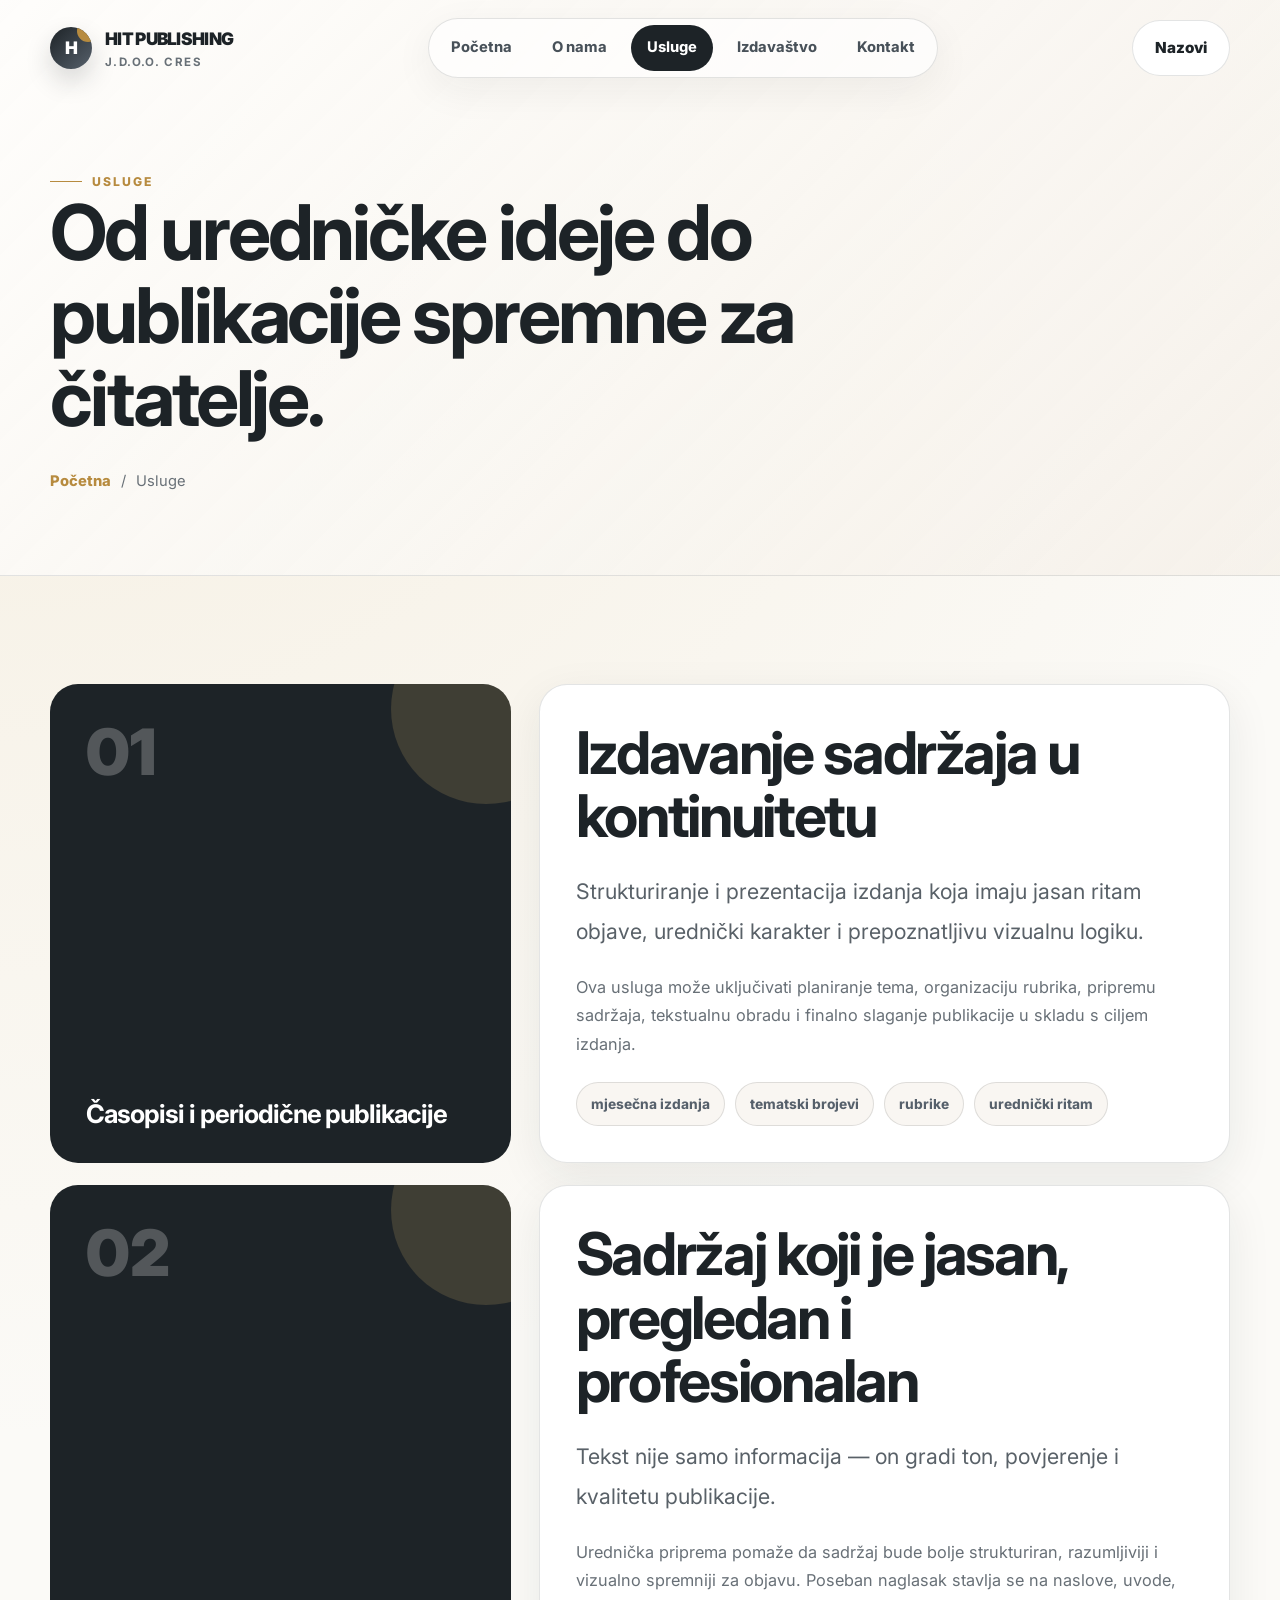
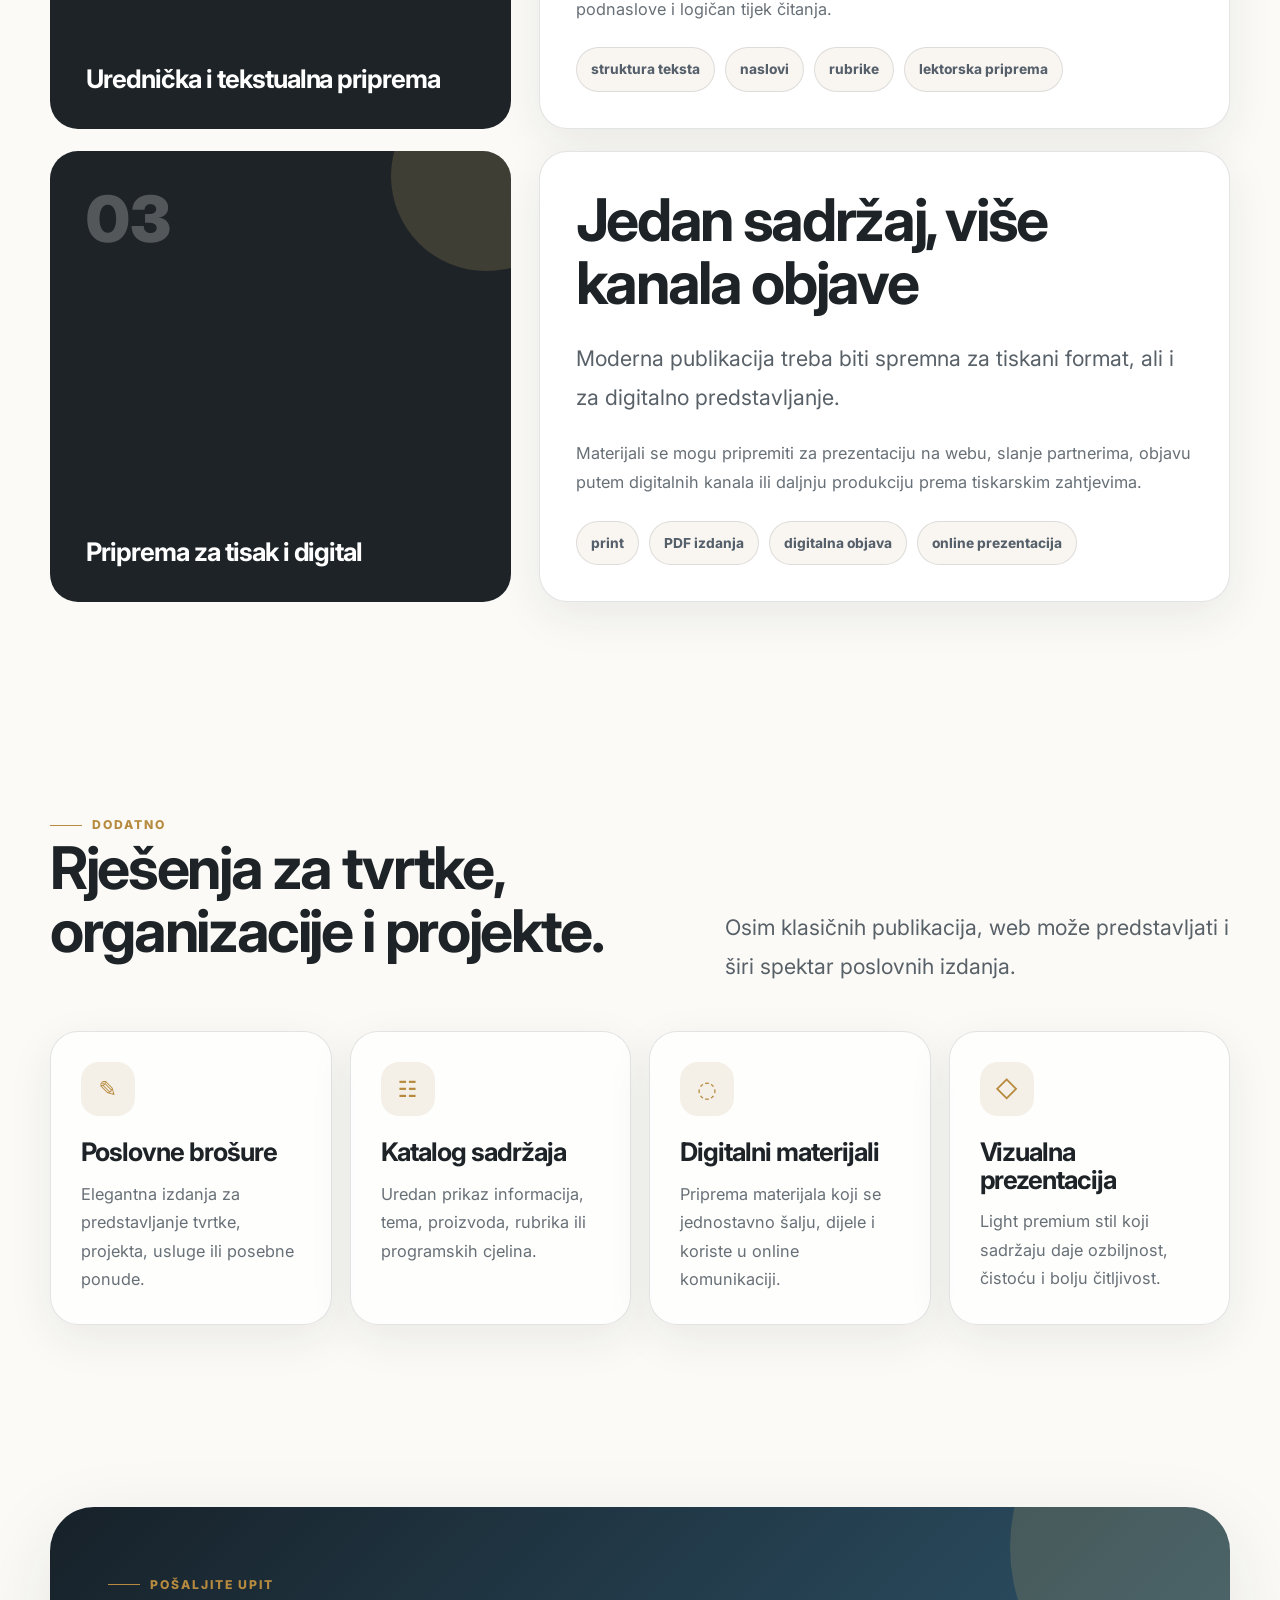
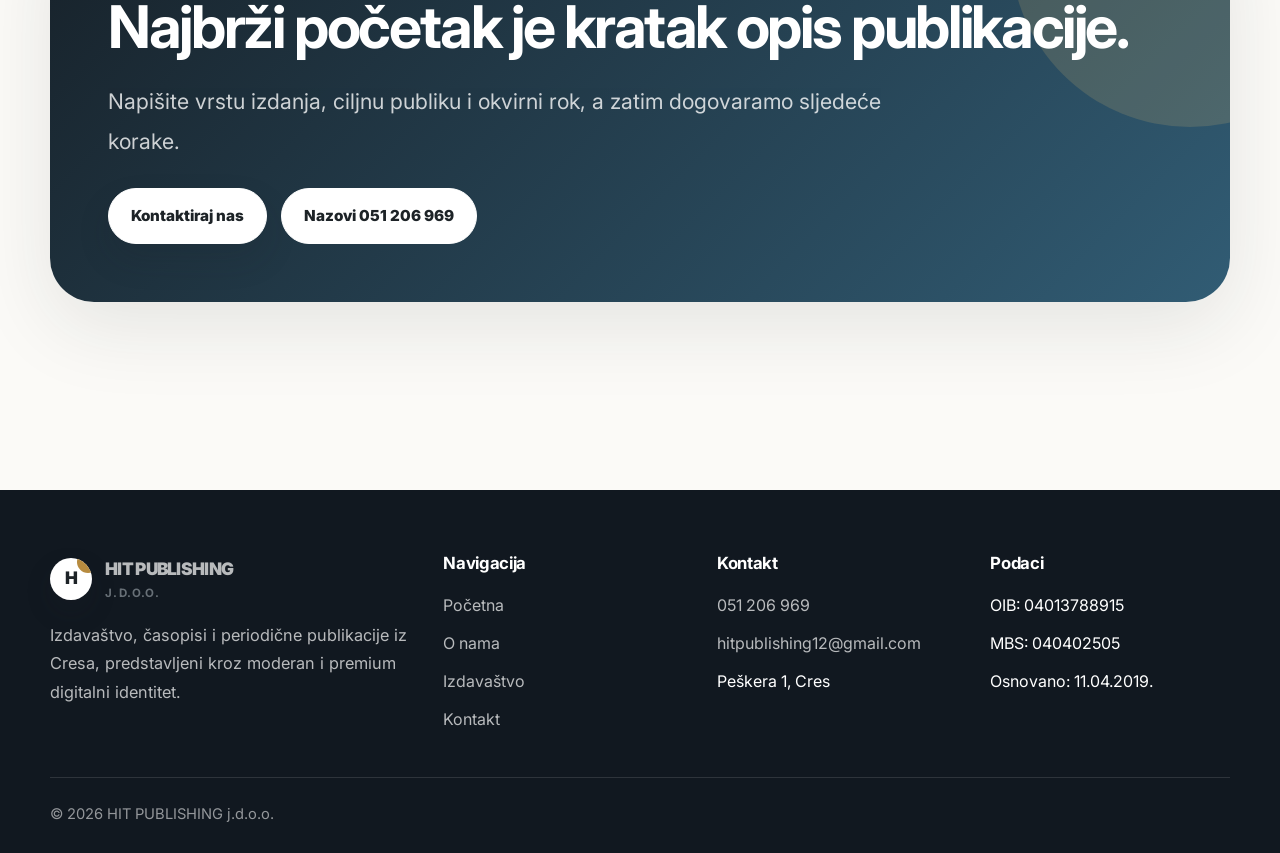
<file: usluge.html>
<!DOCTYPE html>
<html lang="hr">
<head>
  <meta charset="UTF-8" />
  <meta name="viewport" content="width=device-width, initial-scale=1.0" />
  <title>Usluge | HIT PUBLISHING j.d.o.o.</title>
  <meta name="description" content="Usluge HIT PUBLISHING j.d.o.o. – izdavanje publikacija, urednička priprema, priprema za tisak, digitalna izdanja i poslovna izdanja." />
  <link rel="preconnect" href="https://fonts.googleapis.com"><link rel="preconnect" href="https://fonts.gstatic.com" crossorigin><link href="https://fonts.googleapis.com/css2?family=Inter:wght@400;500;650;750;850;900&display=swap" rel="stylesheet">
  <link rel="icon" href="favicon.svg" type="image/svg+xml" />
  <link rel="stylesheet" href="styles.css" />
</head>
<body>
  <header class="header"><nav class="nav"><a class="logo" href="index.html"><span class="logo-mark">H</span><span>HIT PUBLISHING<small>j.d.o.o. Cres</small></span></a><div class="nav-links"><a href="index.html">Početna</a><a href="o-nama.html">O nama</a><a class="active" href="usluge.html">Usluge</a><a href="izdavastvo.html">Izdavaštvo</a><a href="kontakt.html">Kontakt</a></div><div class="nav-actions"><a class="btn light" href="tel:+38551206969">Nazovi</a><button class="menu-toggle" aria-label="Otvori izbornik"><span></span></button></div></nav></header>

  <main>
    <section class="page-hero"><div class="container reveal"><span class="eyebrow">Usluge</span><h1>Od uredničke ideje do publikacije spremne za čitatelje.</h1><div class="breadcrumbs"><a href="index.html">Početna</a><span>/</span><span>Usluge</span></div></div></section>

    <section class="section">
      <div class="container">
        <div class="service-large reveal">
          <div class="service-index"><span>01</span><h3>Časopisi i periodične publikacije</h3></div>
          <div class="service-content"><h2>Izdavanje sadržaja u kontinuitetu</h2><p class="lead">Strukturiranje i prezentacija izdanja koja imaju jasan ritam objave, urednički karakter i prepoznatljivu vizualnu logiku.</p><p>Ova usluga može uključivati planiranje tema, organizaciju rubrika, pripremu sadržaja, tekstualnu obradu i finalno slaganje publikacije u skladu s ciljem izdanja.</p><div class="pills"><span class="pill">mjesečna izdanja</span><span class="pill">tematski brojevi</span><span class="pill">rubrike</span><span class="pill">urednički ritam</span></div></div>
        </div>
        <div class="service-large reveal">
          <div class="service-index"><span>02</span><h3>Urednička i tekstualna priprema</h3></div>
          <div class="service-content"><h2>Sadržaj koji je jasan, pregledan i profesionalan</h2><p class="lead">Tekst nije samo informacija — on gradi ton, povjerenje i kvalitetu publikacije.</p><p>Urednička priprema pomaže da sadržaj bude bolje strukturiran, razumljiviji i vizualno spremniji za objavu. Poseban naglasak stavlja se na naslove, uvode, podnaslove i logičan tijek čitanja.</p><div class="pills"><span class="pill">struktura teksta</span><span class="pill">naslovi</span><span class="pill">rubrike</span><span class="pill">lektorska priprema</span></div></div>
        </div>
        <div class="service-large reveal">
          <div class="service-index"><span>03</span><h3>Priprema za tisak i digital</h3></div>
          <div class="service-content"><h2>Jedan sadržaj, više kanala objave</h2><p class="lead">Moderna publikacija treba biti spremna za tiskani format, ali i za digitalno predstavljanje.</p><p>Materijali se mogu pripremiti za prezentaciju na webu, slanje partnerima, objavu putem digitalnih kanala ili daljnju produkciju prema tiskarskim zahtjevima.</p><div class="pills"><span class="pill">print</span><span class="pill">PDF izdanja</span><span class="pill">digitalna objava</span><span class="pill">online prezentacija</span></div></div>
        </div>
      </div>
    </section>

    <section class="section tight">
      <div class="container">
        <div class="section-head reveal"><div><span class="eyebrow">Dodatno</span><h2>Rješenja za tvrtke, organizacije i projekte.</h2></div><p class="lead">Osim klasičnih publikacija, web može predstavljati i širi spektar poslovnih izdanja.</p></div>
        <div class="grid-4">
          <article class="card reveal"><div class="card-icon">✎</div><h3>Poslovne brošure</h3><p>Elegantna izdanja za predstavljanje tvrtke, projekta, usluge ili posebne ponude.</p></article>
          <article class="card reveal delay-1"><div class="card-icon">☷</div><h3>Katalog sadržaja</h3><p>Uredan prikaz informacija, tema, proizvoda, rubrika ili programskih cjelina.</p></article>
          <article class="card reveal delay-2"><div class="card-icon">◌</div><h3>Digitalni materijali</h3><p>Priprema materijala koji se jednostavno šalju, dijele i koriste u online komunikaciji.</p></article>
          <article class="card reveal delay-3"><div class="card-icon">◇</div><h3>Vizualna prezentacija</h3><p>Light premium stil koji sadržaju daje ozbiljnost, čistoću i bolju čitljivost.</p></article>
        </div>
      </div>
    </section>

    <section class="section"><div class="container"><div class="cta-band reveal"><span class="eyebrow">Pošaljite upit</span><h2>Najbrži početak je kratak opis publikacije.</h2><p class="lead">Napišite vrstu izdanja, ciljnu publiku i okvirni rok, a zatim dogovaramo sljedeće korake.</p><div class="cta-actions"><a class="btn" href="kontakt.html">Kontaktiraj nas</a><a class="btn light" href="tel:+38551206969">Nazovi 051 206 969</a></div></div></div></section>
  </main>

  <footer class="footer"><div class="container"><div class="footer-top"><div><a class="logo" href="index.html"><span class="logo-mark">H</span><span>HIT PUBLISHING<small>j.d.o.o.</small></span></a><p style="margin-top:18px;max-width:420px">Izdavaštvo, časopisi i periodične publikacije iz Cresa, predstavljeni kroz moderan i premium digitalni identitet.</p></div><div><h3>Navigacija</h3><div class="footer-links"><a href="index.html">Početna</a><a href="o-nama.html">O nama</a><a href="izdavastvo.html">Izdavaštvo</a><a href="kontakt.html">Kontakt</a></div></div><div><h3>Kontakt</h3><div class="footer-links"><a href="tel:+38551206969">051 206 969</a><a href="mailto:hitpublishing12@gmail.com">hitpublishing12@gmail.com</a><span>Peškera 1, Cres</span></div></div><div><h3>Podaci</h3><div class="footer-links"><span>OIB: 04013788915</span><span>MBS: 040402505</span><span>Osnovano: 11.04.2019.</span></div></div></div><div class="footer-bottom"><span>© 2026 HIT PUBLISHING j.d.o.o.</span></div></div></footer>
  <script src="script.js"></script>
</body>
</html>
</file>
<file: styles.css>
:root{
  --bg:#fbfaf7;
  --surface:#ffffff;
  --surface-2:#f4efe7;
  --ink:#1d2327;
  --muted:#687077;
  --soft:#9a8f82;
  --line:rgba(29,35,39,.12);
  --gold:#b78b3f;
  --gold-2:#d8b56f;
  --blue:#315c74;
  --green:#2e8d6d;
  --shadow:0 24px 80px rgba(29,35,39,.10);
  --shadow-soft:0 14px 45px rgba(29,35,39,.08);
  --radius:28px;
  --radius-sm:18px;
  --container:min(1180px,calc(100% - 40px));
}
*{box-sizing:border-box}
html{scroll-behavior:smooth}
body{
  margin:0;
  font-family:Inter, ui-sans-serif, system-ui, -apple-system, BlinkMacSystemFont, "Segoe UI", sans-serif;
  color:var(--ink);
  background:radial-gradient(circle at top left, rgba(216,181,111,.18), transparent 34%), var(--bg);
  line-height:1.75;
  overflow-x:hidden;
}
body.menu-open{overflow:hidden}
a{color:inherit;text-decoration:none}
img{max-width:100%;display:block}
::selection{background:rgba(183,139,63,.25)}
.container{width:var(--container);margin:0 auto}
.eyebrow{
  display:inline-flex;
  align-items:center;
  gap:10px;
  color:var(--gold);
  text-transform:uppercase;
  font-weight:800;
  font-size:.76rem;
  letter-spacing:.16em;
}
.eyebrow::before{content:"";width:32px;height:1px;background:currentColor;display:block}
h1,h2,h3,p{margin-top:0}
h1,h2,h3{line-height:1.08;letter-spacing:-.04em}
h1{font-size:clamp(3.1rem,7vw,7.2rem);margin-bottom:28px}
h2{font-size:clamp(2.15rem,4.6vw,4.8rem);margin-bottom:24px}
h3{font-size:clamp(1.25rem,2vw,1.72rem);margin-bottom:14px}
p{color:var(--muted);font-size:1.02rem}
.lead{font-size:clamp(1.08rem,1.7vw,1.34rem);line-height:1.85;color:#596168;max-width:780px}
.header{
  position:fixed;
  top:0;left:0;right:0;
  z-index:50;
  transition:.35s ease;
  padding:18px 0;
}
.header.scrolled{background:rgba(251,250,247,.82);backdrop-filter:blur(18px);box-shadow:0 8px 30px rgba(29,35,39,.07);padding:12px 0}
.nav{
  width:var(--container);
  margin:0 auto;
  display:flex;
  align-items:center;
  justify-content:space-between;
  gap:20px;
}
.logo{
  display:flex;
  align-items:center;
  gap:13px;
  font-weight:900;
  letter-spacing:-.04em;
  font-size:1.08rem;
}
.logo-mark{
  width:42px;height:42px;border-radius:50%;
  display:grid;place-items:center;
  background:linear-gradient(135deg,var(--ink),#56606b);
  color:#fff;
  box-shadow:0 12px 26px rgba(29,35,39,.17);
  position:relative;
  overflow:hidden;
}
.logo-mark::after{content:"";position:absolute;right:-7px;top:-7px;width:22px;height:22px;border-radius:50%;background:var(--gold)}
.logo span small{display:block;font-weight:700;color:var(--muted);font-size:.72rem;letter-spacing:.12em;text-transform:uppercase;margin-top:-2px}
.nav-links{display:flex;align-items:center;gap:8px;background:rgba(255,255,255,.62);border:1px solid var(--line);border-radius:999px;padding:6px;box-shadow:0 12px 40px rgba(29,35,39,.06)}
.nav-links a{padding:10px 16px;border-radius:999px;color:#485159;font-weight:750;font-size:.92rem;transition:.25s ease}
.nav-links a:hover,.nav-links a.active{background:var(--ink);color:#fff}
.nav-actions{display:flex;align-items:center;gap:10px}
.btn{
  display:inline-flex;align-items:center;justify-content:center;gap:10px;
  padding:14px 22px;border-radius:999px;
  background:var(--ink);color:#fff;font-weight:850;
  border:1px solid var(--ink);box-shadow:0 16px 32px rgba(29,35,39,.15);
  transition:.25s ease;cursor:pointer;font-size:.95rem;
}
.btn:hover{transform:translateY(-2px);box-shadow:0 24px 46px rgba(29,35,39,.20)}
.btn.light{background:#fff;color:var(--ink);border-color:var(--line);box-shadow:none}
.btn.gold{background:linear-gradient(135deg,var(--gold),var(--gold-2));border:0;color:#1e180f}
.menu-toggle{display:none;border:1px solid var(--line);background:#fff;width:46px;height:46px;border-radius:50%;align-items:center;justify-content:center;cursor:pointer;z-index:60}
.menu-toggle span{width:18px;height:2px;background:var(--ink);position:relative;display:block;transition:.25s ease}
.menu-toggle span::before,.menu-toggle span::after{content:"";position:absolute;left:0;width:18px;height:2px;background:var(--ink);transition:.25s ease}
.menu-toggle span::before{top:-6px}.menu-toggle span::after{top:6px}
body.menu-open .menu-toggle span{background:transparent}
body.menu-open .menu-toggle span::before{top:0;transform:rotate(45deg)}
body.menu-open .menu-toggle span::after{top:0;transform:rotate(-45deg)}
.hero{padding:160px 0 88px;min-height:100vh;display:flex;align-items:center;position:relative;overflow:hidden}
.hero::before{content:"";position:absolute;inset:0;background:linear-gradient(120deg, rgba(255,255,255,.78), rgba(251,250,247,.65) 44%, rgba(244,239,231,.8));pointer-events:none}
.hero .container{position:relative;z-index:2;display:grid;grid-template-columns:1.04fr .96fr;gap:58px;align-items:center}
.hero-copy{max-width:730px}
.hero-copy .lead{margin-bottom:34px}
.hero-buttons{display:flex;gap:14px;flex-wrap:wrap;margin-bottom:38px}
.trust-row{display:grid;grid-template-columns:repeat(3,1fr);gap:12px;max-width:650px}
.trust-item{background:rgba(255,255,255,.72);border:1px solid var(--line);border-radius:20px;padding:18px;box-shadow:var(--shadow-soft)}
.trust-item strong{display:block;font-size:1.35rem;line-height:1;color:var(--ink);margin-bottom:8px}
.trust-item span{font-size:.88rem;color:var(--muted);line-height:1.45;display:block}
.hero-visual{position:relative;min-height:570px}
.visual-card{
  position:absolute;inset:34px 0 0 52px;
  border-radius:42px;
  background:linear-gradient(145deg,#fff,#f4efe7);
  box-shadow:var(--shadow);
  border:1px solid rgba(255,255,255,.9);
  padding:34px;
  overflow:hidden;
}
.visual-card::before{content:"";position:absolute;right:-160px;top:-130px;width:360px;height:360px;border-radius:50%;background:rgba(183,139,63,.13)}
.visual-card::after{content:"";position:absolute;left:-120px;bottom:-140px;width:330px;height:330px;border-radius:50%;background:rgba(49,92,116,.10)}
.book-stack{position:relative;z-index:2;height:100%;display:flex;align-items:center;justify-content:center;perspective:1000px}
.book{
  position:absolute;width:280px;height:390px;border-radius:16px 22px 22px 16px;
  background:linear-gradient(135deg,#fefefe,#e9e1d4);
  box-shadow:0 25px 70px rgba(29,35,39,.16);
  border:1px solid rgba(29,35,39,.08);
  transform:rotate(-7deg) translateX(-46px);
}
.book:nth-child(2){background:linear-gradient(135deg,#315c74,#16364a);transform:rotate(8deg) translateX(44px) translateY(12px);color:#fff}
.book:nth-child(3){background:linear-gradient(135deg,#fff,#f7f2eb);transform:rotate(-1deg) translateY(-22px);width:250px;height:360px}
.book::before{content:"";position:absolute;left:24px;top:32px;bottom:32px;width:1px;background:rgba(183,139,63,.6)}
.book::after{content:"HIT\A PUBLISHING";white-space:pre;position:absolute;left:46px;bottom:48px;font-size:1.3rem;font-weight:900;letter-spacing:-.04em;line-height:1.05;color:inherit}
.floating-note{position:absolute;z-index:3;background:#fff;border:1px solid var(--line);border-radius:20px;padding:18px 20px;box-shadow:var(--shadow-soft);animation:float 6s ease-in-out infinite}
.floating-note.one{top:12px;right:14px}.floating-note.two{bottom:42px;left:0;animation-delay:-2.4s}.floating-note.three{right:24px;bottom:18px;animation-delay:-1s}
.floating-note b{display:block;color:var(--ink);font-size:.88rem}.floating-note span{display:block;color:var(--muted);font-size:.8rem;margin-top:2px}
@keyframes float{0%,100%{transform:translateY(0)}50%{transform:translateY(-12px)}}
.section{padding:108px 0;position:relative}
.section.tight{padding:74px 0}
.section-head{display:flex;justify-content:space-between;gap:34px;align-items:end;margin-bottom:44px}
.section-head .lead{max-width:610px;margin-bottom:0}
.grid-2{display:grid;grid-template-columns:1fr 1fr;gap:28px;align-items:start}
.grid-3{display:grid;grid-template-columns:repeat(3,1fr);gap:22px}
.grid-4{display:grid;grid-template-columns:repeat(4,1fr);gap:18px}
.card{background:rgba(255,255,255,.78);border:1px solid var(--line);border-radius:var(--radius);padding:30px;box-shadow:var(--shadow-soft);position:relative;overflow:hidden}
.card:hover .card-icon{transform:rotate(-8deg) scale(1.04)}
.card-icon{width:54px;height:54px;border-radius:18px;display:grid;place-items:center;background:var(--surface-2);color:var(--gold);font-size:1.4rem;margin-bottom:22px;transition:.25s ease}
.card p:last-child{margin-bottom:0}
.split-card{padding:44px;background:linear-gradient(145deg,#fff,#f6f1ea);border:1px solid var(--line);border-radius:40px;box-shadow:var(--shadow);position:relative;overflow:hidden}
.split-card::after{content:"";position:absolute;right:-90px;bottom:-120px;width:280px;height:280px;border-radius:50%;background:rgba(183,139,63,.12)}
.info-list{display:grid;gap:14px;margin-top:26px;position:relative;z-index:2}
.info-row{display:grid;grid-template-columns:155px 1fr;gap:16px;border-bottom:1px solid var(--line);padding-bottom:14px;color:var(--muted)}
.info-row b{color:var(--ink)}
.marquee{border-block:1px solid var(--line);background:rgba(255,255,255,.55);overflow:hidden;white-space:nowrap}
.marquee-track{display:inline-flex;gap:48px;animation:marquee 28s linear infinite;padding:18px 0;color:#6d747a;font-weight:800;text-transform:uppercase;letter-spacing:.15em;font-size:.78rem}
@keyframes marquee{from{transform:translateX(0)}to{transform:translateX(-50%)}}
.feature{display:flex;gap:18px;align-items:flex-start}
.feature .num{width:42px;height:42px;border-radius:50%;display:grid;place-items:center;background:var(--ink);color:#fff;font-weight:900;flex:0 0 auto}
.process{counter-reset:step;display:grid;gap:18px}
.process-item{display:grid;grid-template-columns:74px 1fr;gap:22px;align-items:start;background:#fff;border:1px solid var(--line);border-radius:26px;padding:24px;box-shadow:var(--shadow-soft)}
.process-item::before{counter-increment:step;content:"0" counter(step);width:58px;height:58px;border-radius:20px;display:grid;place-items:center;background:linear-gradient(135deg,var(--gold),var(--gold-2));font-weight:950;color:#1d160c}
.cta-band{background:linear-gradient(135deg,#172129,#315c74);color:#fff;border-radius:44px;padding:58px;position:relative;overflow:hidden;box-shadow:var(--shadow)}
.cta-band::before{content:"";position:absolute;right:-140px;top:-140px;width:360px;height:360px;border-radius:50%;background:rgba(216,181,111,.18)}
.cta-band h2,.cta-band p{color:#fff;position:relative}.cta-band p{opacity:.78}.cta-band .btn{position:relative;background:#fff;color:var(--ink);border-color:#fff}.cta-actions{display:flex;gap:14px;flex-wrap:wrap;margin-top:26px}
.page-hero{padding:162px 0 80px;background:linear-gradient(135deg,rgba(255,255,255,.88),rgba(244,239,231,.72));border-bottom:1px solid var(--line)}
.page-hero h1{font-size:clamp(2.75rem,6vw,6rem);max-width:930px}
.breadcrumbs{display:flex;gap:10px;color:var(--muted);font-size:.92rem;margin-top:20px}.breadcrumbs a{color:var(--gold);font-weight:800}
.service-large{display:grid;grid-template-columns:.8fr 1.2fr;gap:28px;align-items:stretch;margin-bottom:22px}
.service-index{background:var(--ink);color:#fff;border-radius:var(--radius);padding:36px;display:flex;flex-direction:column;justify-content:space-between;min-height:310px;overflow:hidden;position:relative}
.service-index::after{content:"";position:absolute;right:-70px;top:-70px;width:190px;height:190px;border-radius:50%;background:rgba(216,181,111,.18)}
.service-index span{font-size:4rem;font-weight:950;line-height:1;color:rgba(255,255,255,.24)}
.service-index h3{color:#fff;margin-bottom:0}
.service-content{background:#fff;border:1px solid var(--line);border-radius:var(--radius);padding:36px;box-shadow:var(--shadow-soft)}
.pills{display:flex;flex-wrap:wrap;gap:10px;margin-top:24px}.pill{padding:9px 14px;border:1px solid var(--line);border-radius:999px;background:rgba(244,239,231,.55);font-size:.86rem;color:#56606b;font-weight:750}
.contact-wrap{display:grid;grid-template-columns:.82fr 1.18fr;gap:28px;align-items:start}
.contact-card{position:sticky;top:110px;background:linear-gradient(145deg,#fff,#f5f0e8);border:1px solid var(--line);border-radius:36px;padding:34px;box-shadow:var(--shadow)}
.contact-link{display:flex;align-items:center;gap:14px;padding:16px 0;border-bottom:1px solid var(--line);color:var(--muted)}
.contact-link:last-child{border-bottom:0}.contact-link b{color:var(--ink);display:block}.contact-link span{font-size:.95rem}.contact-ico{width:42px;height:42px;border-radius:15px;background:#fff;display:grid;place-items:center;color:var(--gold);box-shadow:0 10px 22px rgba(29,35,39,.06);flex:0 0 auto}
.form{background:#fff;border:1px solid var(--line);border-radius:36px;padding:34px;box-shadow:var(--shadow-soft)}
.form-grid{display:grid;grid-template-columns:1fr 1fr;gap:16px}.field{display:flex;flex-direction:column;gap:8px}.field.full{grid-column:1/-1}label{font-size:.86rem;color:#4f5961;font-weight:850}input,textarea,select{width:100%;border:1px solid var(--line);background:#fbfaf7;border-radius:16px;padding:15px 16px;font:inherit;color:var(--ink);outline:none;transition:.2s ease}input:focus,textarea:focus,select:focus{border-color:rgba(183,139,63,.75);box-shadow:0 0 0 4px rgba(183,139,63,.1)}textarea{min-height:150px;resize:vertical}.form-note{font-size:.88rem;color:var(--muted);margin-top:14px}
.footer{background:#111820;color:#fff;padding:64px 0 26px;margin-top:80px}.footer p,.footer a{color:rgba(255,255,255,.70)}.footer-top{display:grid;grid-template-columns:1.2fr .8fr .8fr .8fr;gap:34px;margin-bottom:44px}.footer h3{color:#fff;font-size:1.05rem;letter-spacing:-.02em;margin-bottom:18px}.footer-links{display:grid;gap:10px}.footer-bottom{border-top:1px solid rgba(255,255,255,.12);padding-top:24px;display:flex;justify-content:flex-start;gap:20px;color:rgba(255,255,255,.55);font-size:.92rem}.footer .logo-mark{background:#fff;color:var(--ink)}
.reveal{opacity:0;transform:translateY(28px);transition:opacity .8s ease, transform .8s ease}.reveal.visible{opacity:1;transform:none}.delay-1{transition-delay:.12s}.delay-2{transition-delay:.24s}.delay-3{transition-delay:.36s}
@media (max-width:1020px){
  :root{--container:min(100% - 28px, 760px)}
  .hero .container,.grid-2,.contact-wrap,.service-large{grid-template-columns:1fr}
  .hero{padding-top:132px}.hero-visual{min-height:470px}.visual-card{inset:20px 10px 0 10px}.section-head{display:block}.section-head .lead{margin-top:18px}.grid-3,.grid-4{grid-template-columns:1fr 1fr}.footer-top{grid-template-columns:1fr 1fr}.contact-card{position:relative;top:auto}
}
@media (max-width:760px){
  body{line-height:1.7}.header{padding:12px 0}.nav{width:min(100% - 24px, 680px)}.logo span{font-size:1rem}.logo span small{font-size:.64rem}.logo-mark{width:38px;height:38px}.menu-toggle{display:flex}.nav-actions .btn{display:none}.nav-links{position:fixed;top:0;right:0;width:min(86vw,380px);height:100vh;border-radius:0;border:0;box-shadow:-20px 0 60px rgba(29,35,39,.14);background:rgba(255,255,255,.96);backdrop-filter:blur(18px);padding:94px 24px 24px;display:flex;flex-direction:column;align-items:stretch;justify-content:flex-start;gap:8px;transform:translateX(105%);transition:.35s ease;z-index:55}.nav-links a{padding:14px 16px;border:1px solid var(--line);font-size:1rem}body.menu-open .nav-links{transform:none}.hero{min-height:auto;padding:120px 0 70px}h1{font-size:clamp(2.55rem,14vw,4.1rem);margin-bottom:20px}h2{font-size:clamp(2rem,9vw,3rem)}.hero .container{gap:28px}.hero-buttons,.cta-actions{flex-direction:column}.btn{width:100%;padding:14px 18px}.trust-row,.grid-3,.grid-4,.form-grid{grid-template-columns:1fr}.hero-visual{min-height:390px}.visual-card{border-radius:32px;padding:20px}.book{width:210px;height:300px}.book:nth-child(3){width:190px;height:280px}.floating-note{padding:13px 14px}.floating-note.one{right:0}.floating-note.two{bottom:20px}.floating-note.three{display:none}.section{padding:72px 0}.section.tight{padding:54px 0}.card,.split-card,.service-content,.contact-card,.form{padding:24px;border-radius:26px}.info-row{grid-template-columns:1fr;gap:4px}.process-item{grid-template-columns:1fr;gap:14px}.cta-band{border-radius:28px;padding:34px 24px}.page-hero{padding:126px 0 58px}.page-hero h1{font-size:clamp(2.35rem,12vw,4rem)}.footer{margin-top:48px}.footer-top{grid-template-columns:1fr}.footer-bottom{flex-direction:column}.service-index{min-height:230px}.contact-link{align-items:flex-start}
}
</file>
